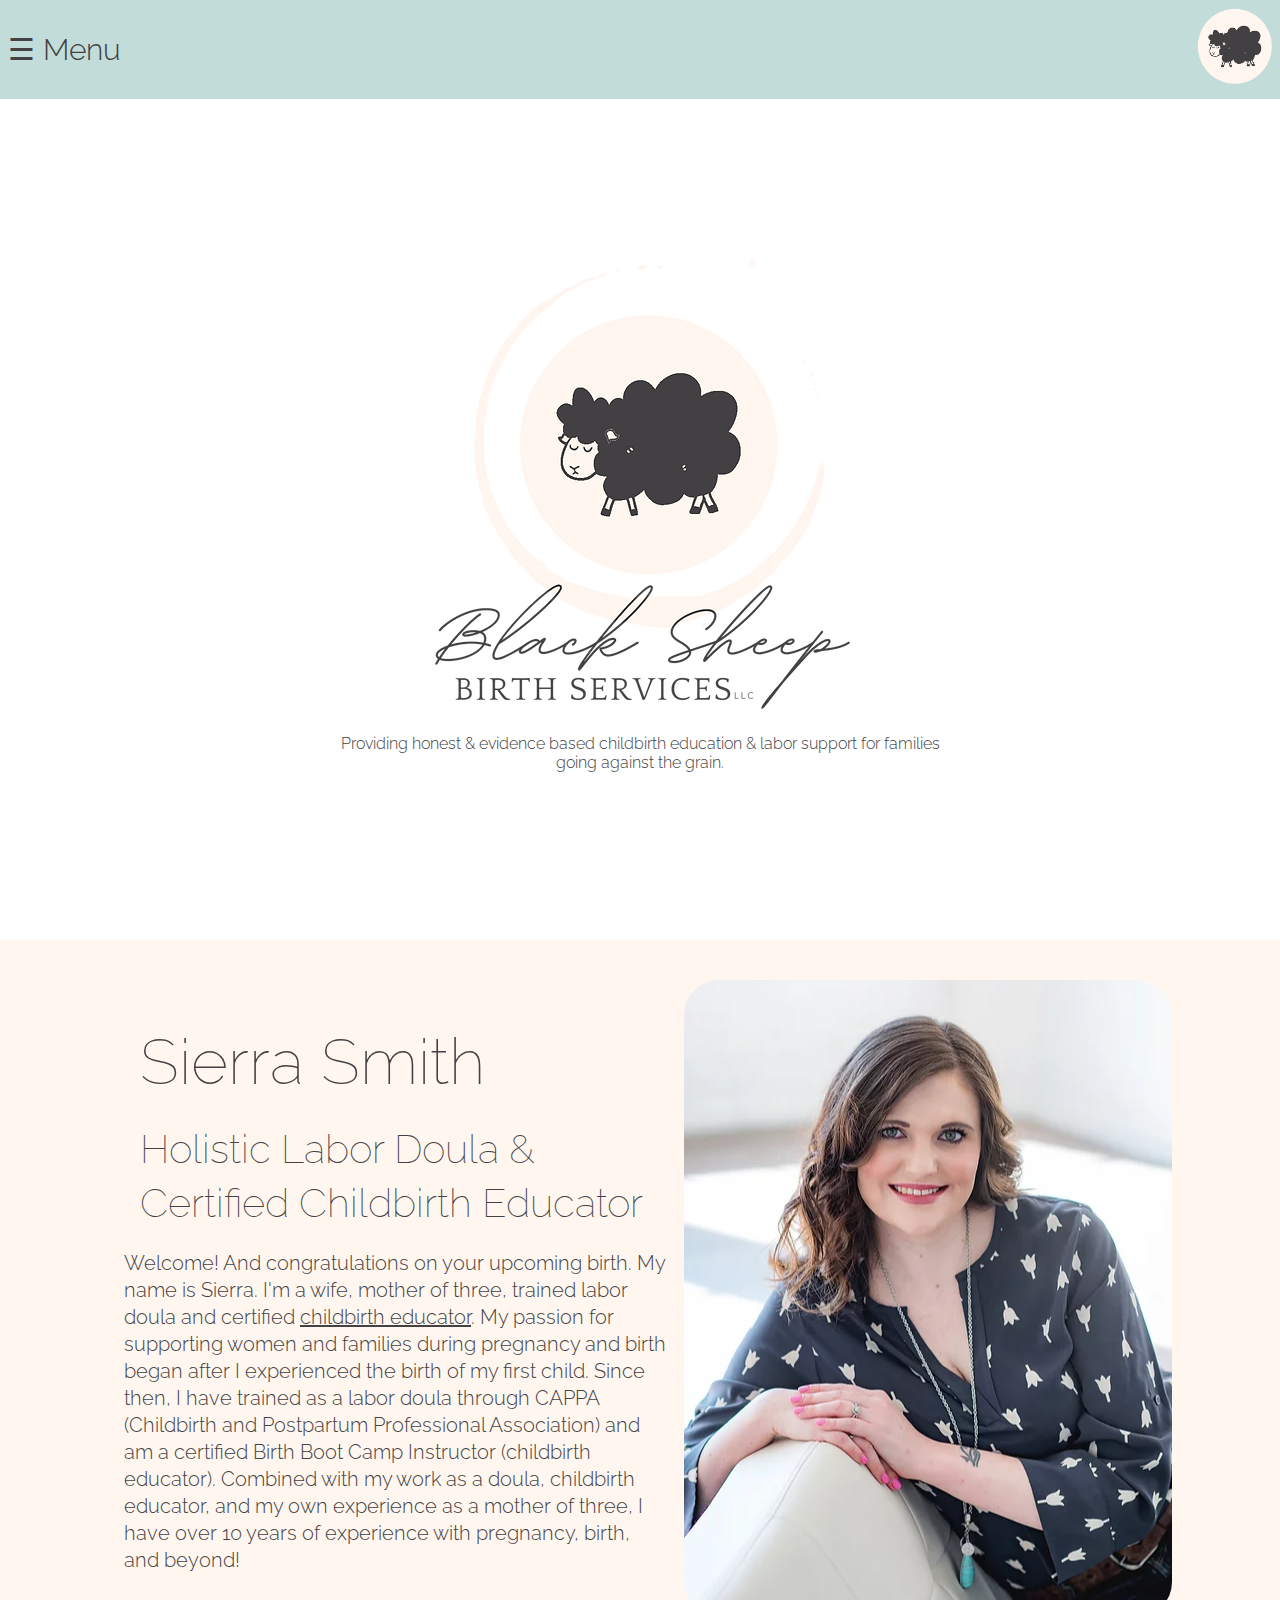
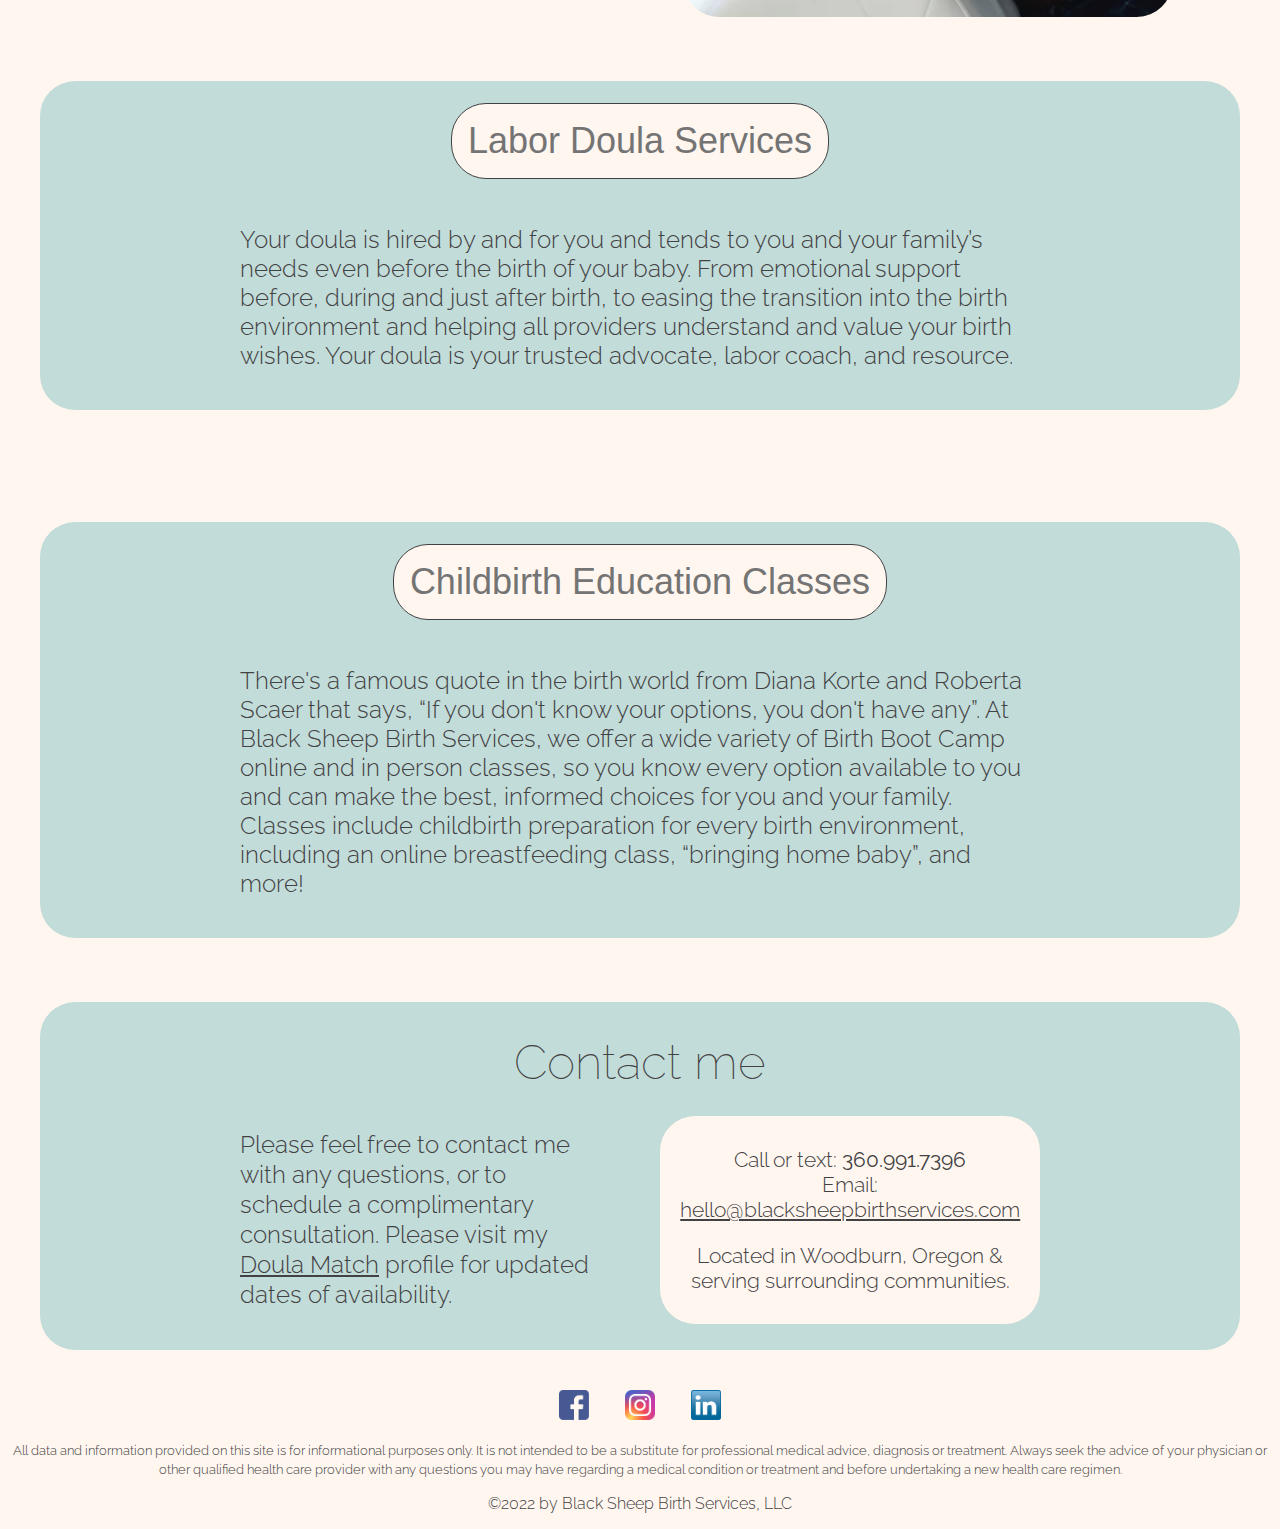
<file: index.html>
<!DOCTYPE html>
<html lang="en">
<head>
   <meta charset="UTF-8">
   <meta http-equiv="X-UA-Compatible" content="IE=edge">
   <meta name="viewport" content="width=device-width, initial-scale=1.0">

   <link rel="stylesheet" href="style.css">
   <link rel="icon" type="image/png" href="../favicon.png" sizes="32x32">
   
   <title>Black Sheep Birth Services</title>
</head>
<body>
   <header>
      <nav class="navbar">
         <div class="nav-header">            
            <span style="font-size:30px;cursor:pointer" onclick="openNav()">&#9776 Menu</span>
            <a href="index.html"><span class="nav-contact-link"><img src='./assets/logocopy.png' class="logo"
                     alt='little black sheep birth services logo'></span></a>
           
            <div id="myNav" class="overlay">
               <div class="">
                  <a href="index.html" class="navbar-brand">
                     <img src="./assets/logocopy.png" alt="logo" class="logo">
                  </a>   
                  <a href="javascript:void(0)" class="closebtn" onclick="closeNav()">&times;
                  </a>               
               </div>
               <div class="overlay-content">
                  <a href="#home">Home</a>
                  
                  
                  <a href="./meet_sierra/index.html">Meet Sierra</a>
                  
                  <div class="services-menu">
                    
                     <a href="./services/index.html"><strong>Labor Doula Services:</strong></a>
                     <a href="./services/#rates">Rates</a>
                     <a href="./services/#additional">Additional Info</a>
                     <a href="./services/#serving">Service Area</a>
                  </div>
                  <div class="childbirth-menu">
                     <a href="./childbirth_classes/index.html"><strong>Childbirth Education:</strong></a>
                     <a href="./childbirth_classes/#about">About Birth Boot Camp</a>
                     <a href="./calendar/index.html">Class Schedule</a>
                     
                  </div>
                  <a href="./resources/">Resources</a>
                  <a href="./kind_words/index.html">Kind Words</a>
                  <a href="./faq/index.html">FAQ</a>
                  <a href="./services/#contact">Contact</a>
               </div>
            </div>      
         </div>
      </nav>
   </header>
   <main class="main">
      <section>
         <div class="hero" id="home">
            <img src="assets/logo.webp" alt="Black Sheep Birth Services Logo">
            <p>Providing honest & evidence based childbirth education & labor support for families going against the grain.</p>
         </div>
      </section>
      <section class="section-1" id="about">
         <article class="section-1-text-container">
            <h1 class="section-1-name">Sierra Smith</h1> <h2>Holistic Labor Doula & Certified Childbirth Educator</h2>
            <p>Welcome! And congratulations on your upcoming birth. My name is Sierra. I'm a wife, mother of three, trained labor doula
            and certified <a href="">childbirth educator</a>. My passion for supporting women and families during pregnancy and birth began after I
            experienced the birth of my first child. Since then, I have trained as a labor doula through CAPPA (Childbirth and
            Postpartum Professional Association) and am a certified Birth Boot Camp Instructor (childbirth educator). Combined with
            my work as a doula, childbirth educator, and my own experience as a mother of three, I have over 10 years of experience
            with pregnancy, birth, and beyond!</p>
         </article>
         <aside class="section-1-img-container">
            <img class="section-1-img" src="./assets/sierra1.webp.png" alt="Seirra Smith, in Aurora, Oregon">
         </aside>
      </section>
      <section class="">
         <div class="services-btn-container">
            <div class="services-item">
               <a href="./services/index.html"><button class="btn services-btn">Labor Doula Services</button></a>
               <p>Your doula is hired by and for you and tends to you and your family’s needs even before the birth of your baby. From
               emotional support before, during and just after birth, to easing the transition into the birth environment and helping
               all providers understand and value your birth wishes. Your doula is your trusted advocate, labor coach, and resource.</p>
            </div>
            
            <div class="services-item">
               <a href="./services/index.html"><button class="btn services-btn">Childbirth Education Classes</button></a>
               <p>There's a famous quote in the birth world from Diana Korte and Roberta Scaer that says, “If you don't know your options, you don't have any”. At Black Sheep Birth Services, we offer a wide variety of Birth Boot Camp online and in person
               classes, so you know every option available to you and can make the best, informed choices for you and your family.
               Classes include childbirth preparation for every birth environment, including an online breastfeeding class, “bringing home baby”, and more!
               </p>
            </div>
         </div>
      </section>
      
      
      <section class="section-6" id="contact">
         <h3 class='section-6-header'>Contact me</h3>
         <article class="section-6-container">
            <div class="contact-main">
               <p>Please feel free to contact me with any questions, or to schedule a complimentary consultation. Please
                  visit
                  my <a href="https://doulamatch.net/profile/1060/sierra-smith" target="_blank">Doula Match</a>
                  profile for updated dates of availability.</p>
            </div>
            <div class="contact-fields">
               <p>
                  Call or text: <strong>360.991.7396</strong>
      
                  <br>
                  Email: <a href="mailto:hello@blacksheepbirthservices.com">hello@blacksheepbirthservices.com</a>
               </p>
               <p>
                  Located in Woodburn, Oregon & serving surrounding communities.
               </p>
            </div>
         </article>
      
      </section>
   </main>
   <footer>
      <div class="footer-socials">
         <a href="https://www.facebook.com/BlackSheepBirthServices" target=”_blank”><img src="../assets/fblogo.png"
               alt="Facebook Logo"></a>
         <a href="https://www.instagram.com/BlackSheepBirthServices" target=”_blank”><img src="../assets/instagramlogo.png"
               alt="Instagram Logo"></a>
         <a href="https://www.linkedin.com/in/sierramismith/" target=”_blank”><img src="../assets/linkedinlogo.png"
               alt="LinkedIn Logo"></a>
      </div>
      <small>All data and information provided on this site is for informational purposes only. It is not intended to be a
         substitute for professional medical advice, diagnosis or treatment. Always seek the advice of your physician or other qualified
         health care provider with any questions you may have regarding a medical condition or treatment and before undertaking a new health care regimen.</small>
      <p><a href="#home">©2022 by Black Sheep Birth Services, LLC</a></p>
   
   </footer>

   <script src="faq.js"></script>
   <script src='nav.js'></script>
</body>
</html>
</file>
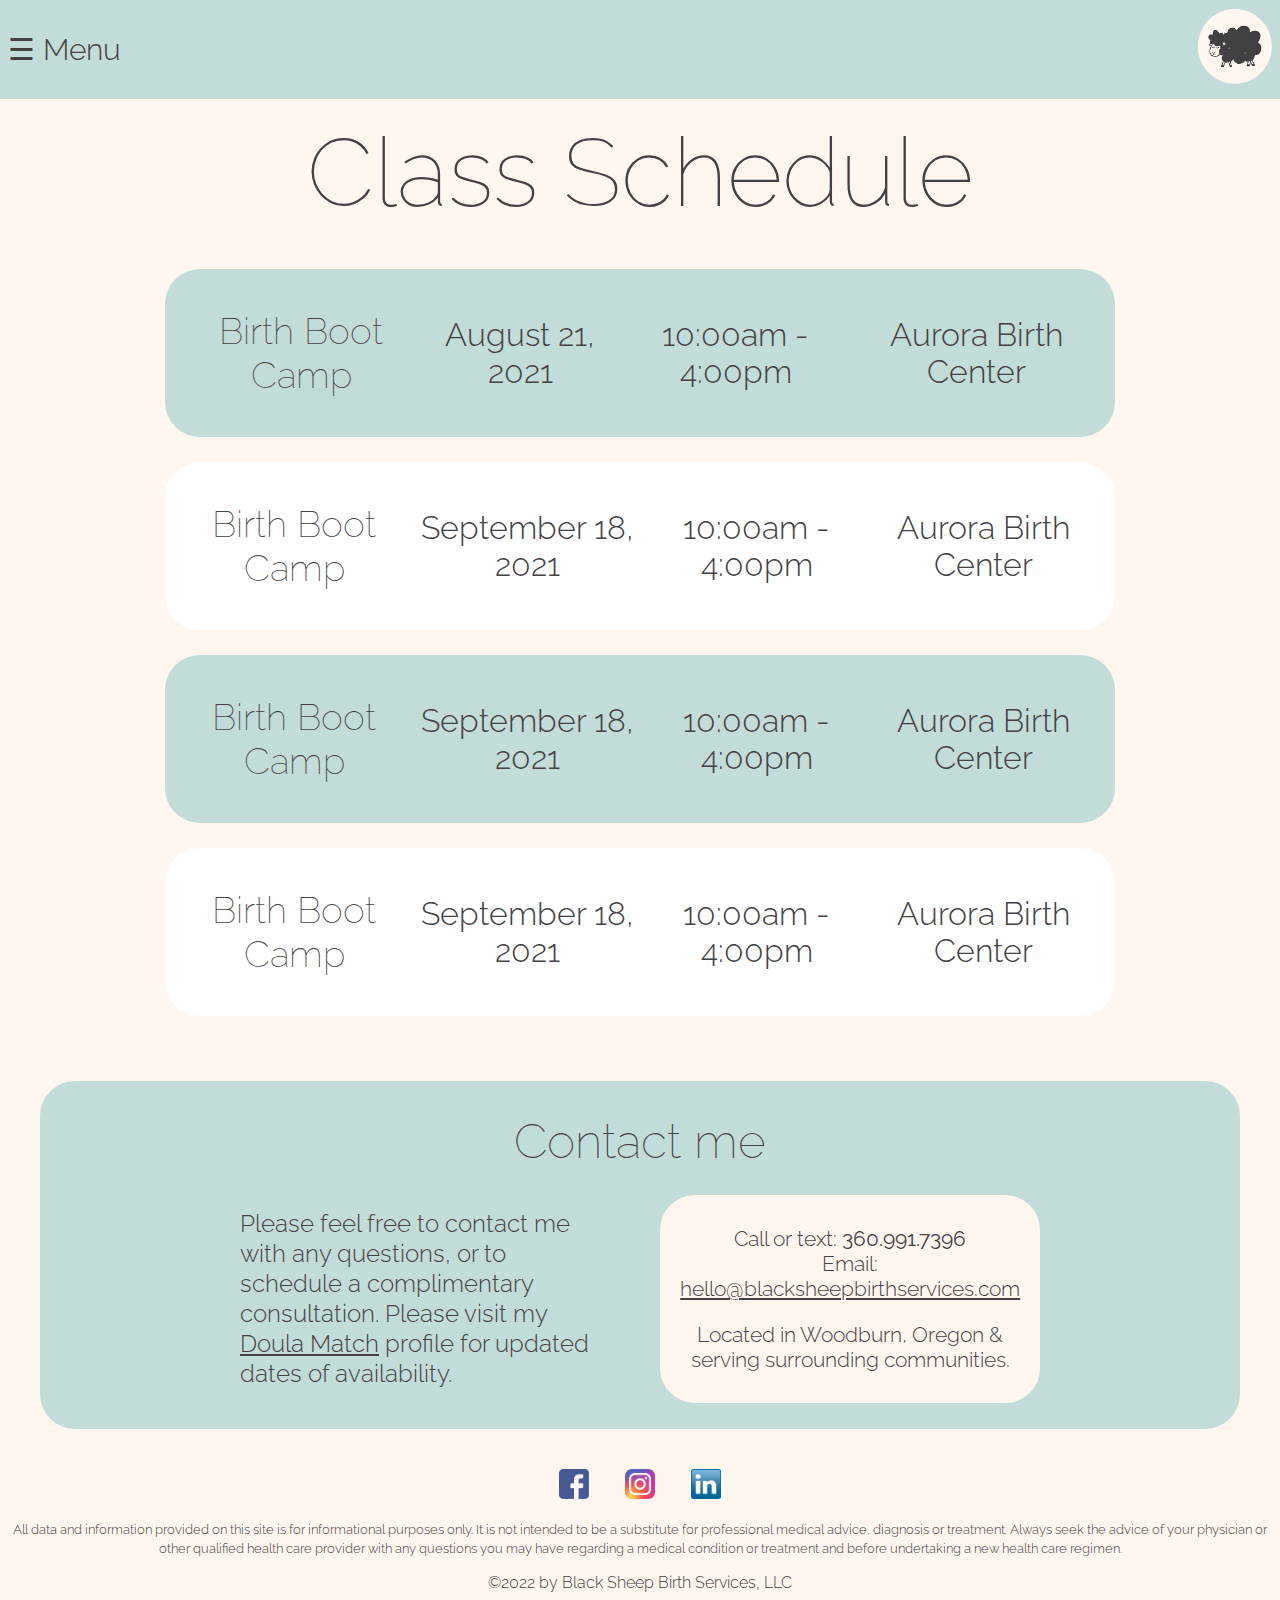
<file: calendar/index.html>
<!DOCTYPE html>
<html lang="en">

<head>
   <meta charset="UTF-8">
   <meta http-equiv="X-UA-Compatible" content="IE=edge">
   <meta name="viewport" content="width=device-width, initial-scale=1.0">
   <link rel="stylesheet" href="../style.css">
   <link rel="icon" type="image/png" href="../favicon.png" sizes="32x32">
   <title>Black Sheep Birth Services - Calendar</title>
</head>

<body>
   <header>
      <nav class="navbar">
         <div class="nav-header">
            <span style="font-size:30px;cursor:pointer" onclick="openNav()">&#9776 Menu</span>
            <a href="../index.html"><span class="nav-contact-link"><img src='../assets/logocopy.png' class="logo"
                     alt='little black sheep birth services logo'></span></a>

            <div id="myNav" class="overlay">
               <div class="">
                  <a href="index.html" class="navbar-brand">
                     <img src="../assets/logocopy.png" alt="logo" class="logo">
                  </a>
                  <a href="javascript:void(0)" class="closebtn" onclick="closeNav()">&times;
                  </a>
               </div>
               <div class="overlay-content">
                  <a href="../#home">Home</a>
                 
                  
                  <a href="../meet_sierra/index.html">Meet Sierra</a>
                  <div class="services-menu">

                     <a href="../services/index.html"><strong>Labor Doula Services:</strong></a>
                     <a href="../services/#rates">Rates</a>
                     <a href="../services/#additional">Additional Info</a>
                     <a href="../services/#serving">Service Area</a>
                  </div>
                  <div class="childbirth-menu">
                     <a href="../childbirth_classes/index.html"><strong>Childbirth Education:</strong></a>
                     <a href="../childbirth_classes/#about">About Birth Boot Camp</a>
                     <a href="../calendar/index.html">Class Schedule</a>
                  </div>
                  <a href="../resources/">Resources</a>
                  <a href="../kind_words/index.html">Kind Words</a>
                  <a href="../#faq">FAQ</a>
                  <a href="../#contact">Contact</a>
               </div>
            </div>
         </div>
      </nav>
   </header>
   <main>   
      <section class="calendar">
         <div class="calendar-container">
            <div class="calendar-header">
               <h1>Class Schedule</h1>
            </div>
            <div class="calendar-body">
               <div class="calendar-body-container">
                  
                  <div class="calendar-body-content">
                     <!-- First Calendar Item -->
                     <div class="calendar-body-content-wrapper">
                        <div class="calendar-body-content-item">

                           <!-- Title -->
                           <h3>Birth Boot Camp</h3>

                        </div>
                        <div class="calendar-body-content-item">

                           <!-- Date -->
                           <p>August 21, 2021</p>

                        </div>
                        <div class="calendar-body-content-item">

                           <!-- Time -->
                           <p>10:00am - 4:00pm</p>

                        </div>
                        <div class="calendar-body-content-item">

                           <!-- Location -->
                           <p>Aurora Birth Center</p>

                        </div>
                     </div>

                     <!-- Second Calendar Item -->
                     <div class="calendar-body-content-wrapper">
                        <div class="calendar-body-content-item">

                           <!-- Title -->
                           <h3>Birth Boot Camp</h3>

                        </div>
                        <div class="calendar-body-content-item">

                           <!-- Date -->
                           <p>September 18, 2021</p>

                        </div>
                        <div class="calendar-body-content-item">

                           <!-- Time -->
                           <p>10:00am - 4:00pm</p>

                        </div>
                        <div class="calendar-body-content-item">

                           <!-- Location -->
                           <p>Aurora Birth Center</p>

                        </div>                        
                     </div>

                     <!-- Third Calenday Item -->
                     <div class="calendar-body-content-wrapper">
                        <div class="calendar-body-content-item">

                           <!-- Title -->
                           <h3>Birth Boot Camp</h3>

                        </div>
                        <div class="calendar-body-content-item">

                           <!-- Date -->
                           <p>September 18, 2021</p>

                        </div>
                        <div class="calendar-body-content-item">

                           <!-- Time -->
                           <p>10:00am - 4:00pm</p>

                        </div>
                        <div class="calendar-body-content-item">

                           <!-- Location -->
                           <p>Aurora Birth Center</p>

                        </div>                     
                     </div>

                     <!-- Fourth Calendar Item -->
                     <div class="calendar-body-content-wrapper">
                        <div class="calendar-body-content-item">

                           <!-- Title -->
                           <h3>Birth Boot Camp</h3>

                        </div>
                        <div class="calendar-body-content-item">

                           <!-- Date -->
                           <p>September 18, 2021</p>

                        </div>
                        <div class="calendar-body-content-item">

                           <!-- Time -->
                           <p>10:00am - 4:00pm</p>

                        </div>
                        <div class="calendar-body-content-item">

                           <!-- Location -->
                           <p>Aurora Birth Center</p>

                        </div>                     
                     </div>

                  </div>
               </div>
            </div>
         </div>

      </section>


      <section class="section-6" id="contact">
         <h3 class='section-6-header'>Contact me</h3>
         <article class="section-6-container">
            <div class="contact-main">
               <p>Please feel free to contact me with any questions, or to schedule a complimentary consultation. Please
                  visit
                  my <a href="https://doulamatch.net/profile/1060/sierra-smith" target="_blank">Doula Match</a>
                  profile for updated dates of availability.</p>
            </div>
            <div class="contact-fields">
               <p>
                  Call or text: <strong>360.991.7396</strong>

                  <br>
                  Email: <a href="mailto:hello@blacksheepbirthservices.com">hello@blacksheepbirthservices.com</a>
               </p>
               <p>
                  Located in Woodburn, Oregon & serving surrounding communities.
               </p>
            </div>
         </article>

      </section>
   </main>
   <footer>
      <div class="footer-socials">
         <a href="https://www.facebook.com/BlackSheepBirthServices" target=”_blank”><img src="../assets/fblogo.png"
               alt="Facebook Logo"></a>
         <a href="https://www.instagram.com/BlackSheepBirthServices" target=”_blank”><img
               src="../assets/instagramlogo.png" alt="Instagram Logo"></a>
         <a href="https://www.linkedin.com/in/sierramismith/" target=”_blank”><img src="../assets/linkedinlogo.png"
               alt="LinkedIn Logo"></a>
      </div>
      <small>All data and information provided on this site is for informational purposes only. It is not intended to be
         a substitute
         for professional medical advice, diagnosis or treatment. Always seek the advice of your physician or other
         qualified
         health care provider with any questions you may have regarding a medical condition or treatment and before
         undertaking a
         new health care regimen.</small>
      <p><a href="#home">©2022 by Black Sheep Birth Services, LLC</a></p>

   </footer>


   <script src="../nav.js"></script>
</body>

</html>
</file>
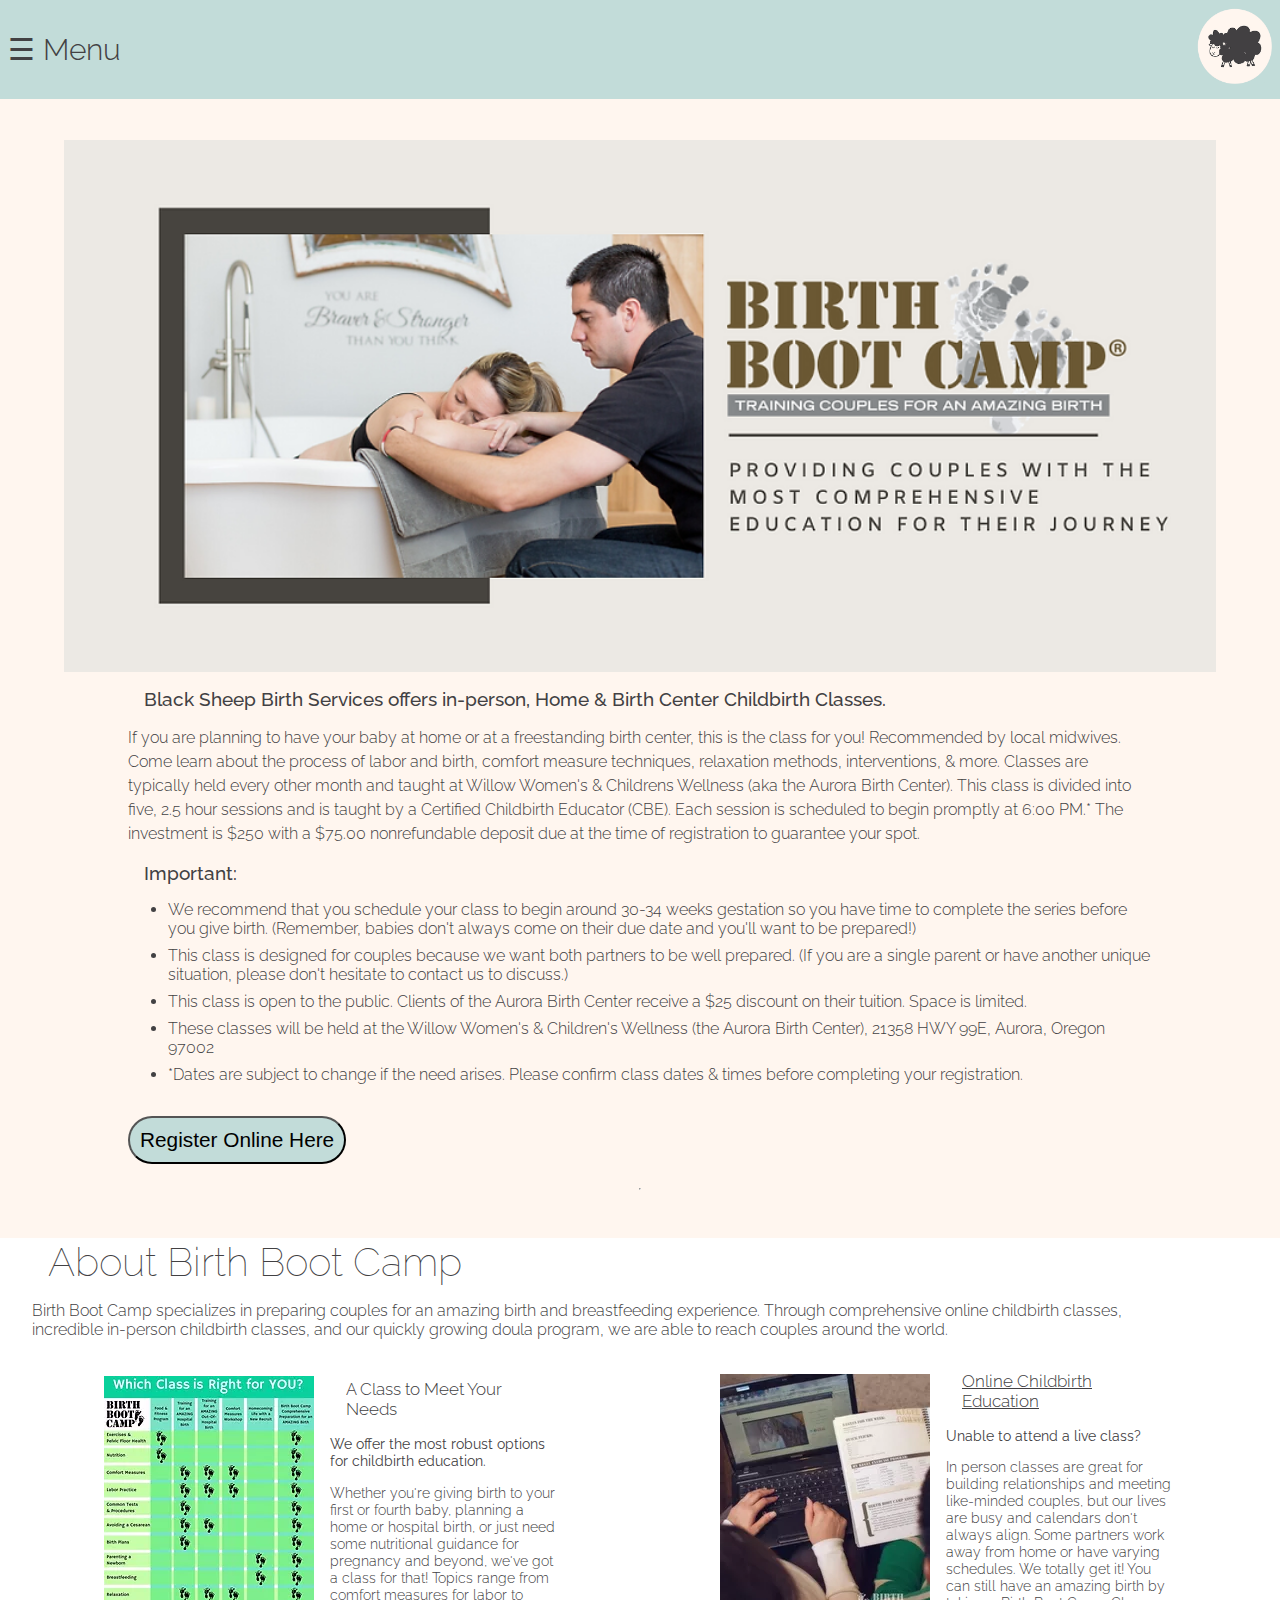
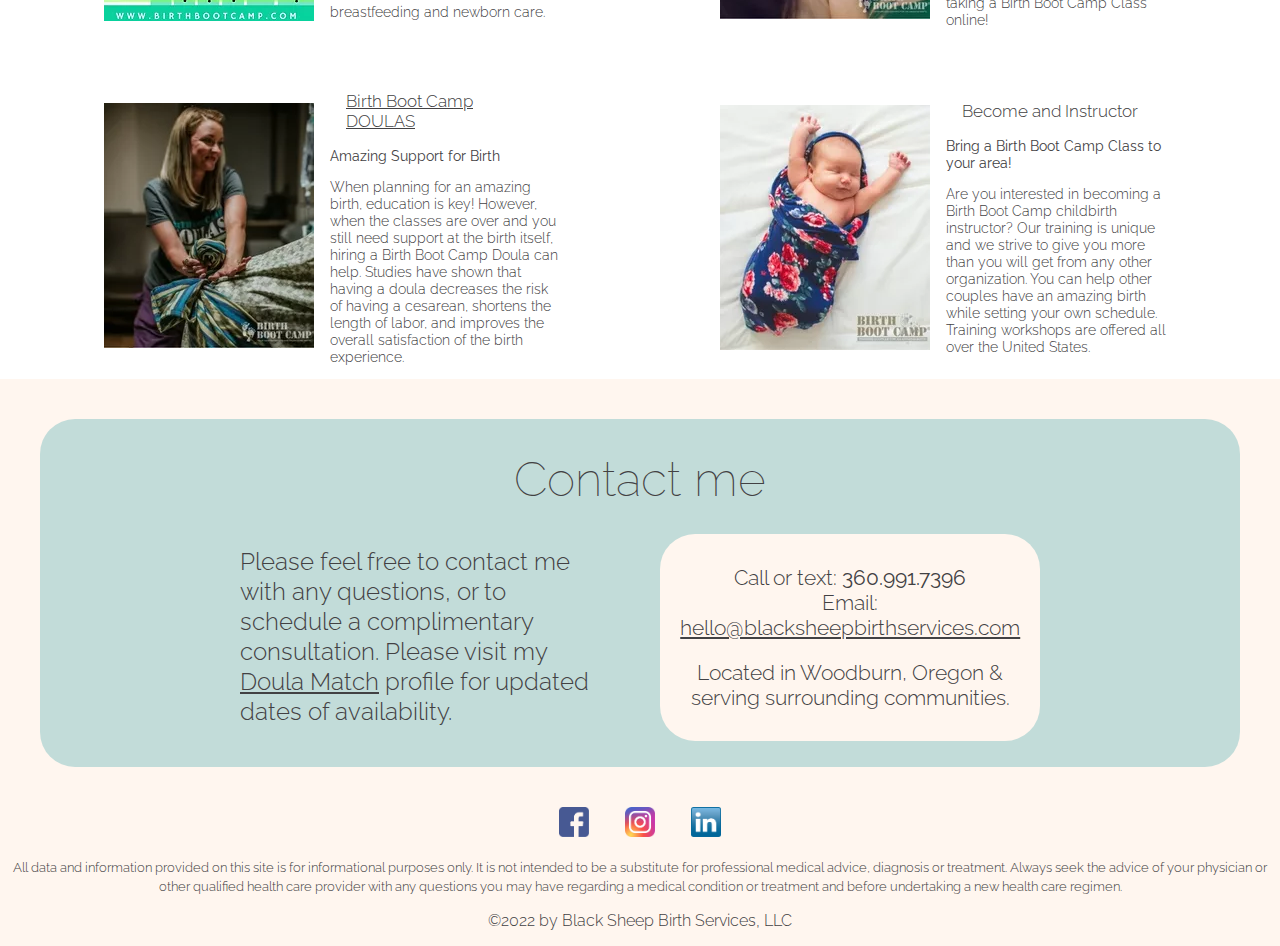
<file: childbirth_classes/index.html>
<!DOCTYPE html>
<html lang="en">
<head>
   <meta charset="UTF-8">
   <meta http-equiv="X-UA-Compatible" content="IE=edge">
   <meta name="viewport" content="width=device-width, initial-scale=1.0">
   <link rel="icon" type="image/png" href="../favicon.png" sizes="32x32">
   <link rel="stylesheet" href="../style.css">
   <title>Black Sheep Birth Services - Childbirth Classes</title>
</head>
<body>
   <header>
      <nav class="navbar">
         <div class="nav-header">
            <span style="font-size:30px;cursor:pointer" onclick="openNav()">&#9776 Menu</span>
            <a href="../index.html"><span class="nav-contact-link"><img src='../assets/logocopy.png' class="logo"
                     alt='little black sheep birth services logo'></span></a>
      
            <div id="myNav" class="overlay">
               <div class="">
                  <a href="index.html" class="navbar-brand">
                     <img src="../assets/logocopy.png" alt="logo" class="logo">
                  </a>
                  <a href="javascript:void(0)" class="closebtn" onclick="closeNav()">&times;
                  </a>
               </div>
               <div class="overlay-content">
                  <a href="../index.html">Home</a>
                  
                  
                  
      
                  <div class="services-menu">
      
                     <a href="../services/index.html"><strong>Labor Doula Services:</strong></a>
                     <a href="../services/#rates">Rates</a>
                     <a href="../services/#additional">Additional Info</a>
                     <a href="../services/#serving">Service Area</a>
                  </div>
                  <div class="childbirth-menu">
                     <a href="./childbirth_classes/index.html"><strong>Childbirth Education:</strong></a>
                     <a href="./childbirth_classes/#about">About Birth Boot Camp</a>
                     <a href="../calendar/index.html">Class Schedule</a>
                  </div>
                  <a href="../resources/">Resources</a>
                  <a href="../kind_words/index.html">Kind Words</a>
                  <a href="../faq/index.html">FAQ</a>
                  <a href="../services/#contact">Contact</a>
               </div>
            </div>
         </div>
      </nav>
   </header>
   <main>
      
      <section class="childbirth-main">
         <!-- Insert gallery autoplay -->
         <div class="image-gallery">
            <img class='gallery-image' src="../assets/bbc1.webp" alt="">
         </div>
         <div class="childbirth-classes">
            <h3>Black Sheep Birth Services offers in-person, Home & Birth Center Childbirth Classes. </h3>
            <p class="childbirth-classes-text">
               If you are planning to have your
               baby at home or at a freestanding birth center, this is the class for you! Recommended by local midwives. Come learn
               about the process of labor and birth, comfort measure techniques, relaxation methods, interventions, & more. Classes are
               typically held every other month and taught at Willow Women's & Childrens Wellness (aka the Aurora Birth Center). This
               class is divided into five, 2.5 hour sessions and is taught by a Certified Childbirth Educator (CBE). Each session is
               scheduled to begin promptly at 6:00 PM.* The investment is $250 with a $75.00 nonrefundable deposit due at the time of
               registration to guarantee your spot.
            </p>
            
            <h3>Important:</h3>

            <ul>
               <li>
                  We recommend that you schedule your class to begin around 30-34 weeks gestation so you have time to complete the
                  series before you give birth. (Remember, babies don't always come on their due date and you'll want to be prepared!)
               </li>
               <li>
                  This class is designed for couples because we want both partners to be well prepared. (If you are a single parent or
                  have another unique situation, please don't hesitate to contact us to discuss.)
               </li>
               <li>
                  This class is open to the public. Clients of the Aurora Birth Center receive a $25 discount on their tuition. Space is
                  limited.
               </li>
               <li>
                  These classes will be held at the Willow Women's & Children's Wellness (the Aurora Birth Center), 21358 HWY 99E, Aurora, Oregon 97002
               </li>
               <li>*Dates are subject to change if the need arises. Please confirm class dates & times before completing your registration.</li>
            </ul>
            
            <a href="https://forms.gle/HE27t28v4RTKooGF7" target="blank"><button class="btn btn-register" >Register Online Here</button></a>
         </div>

         <hr>
         <!-- <div class="small-containers">
            <div class="small-container">
               <div class="small-header">
                  <h3>Childbirth Education</h3>
               </div>
               <div class="small-img">
                  <img src="../assets/childbirth_education.webp" alt="">
               </div>
               <div>
                  <p>
                     No matter what you want for your coming birth and baby, you can find it here at Birth Boot Camp. Congratulations on your
                     growing family from all of us at Birth Boot Camp!
                  </p>
               </div>
               <div>
                  <a href="#">NEEDS LINK -Read more ></a>
               </div>
            </div>

            <div class="small-container">
               <div class="small-header">
                  <h3>Meet Your Instructor</h3>
               </div>
               <div class="small-img">
                  <img src="../assets/sierrasmall.webp" alt="">
               </div>
               <div>
                  <p>
                     My name is Sierra and I am a Certified Birth Boot Camp Instructor, teaching childbirth education classes in Aurora,
                     Oregon.
                  </p>
               </div>
               <div>
                  <a href="../meet_sierra/index.html">Read more ></a>
               </div>
            </div>

            <div class="small-container">
               <div class="small-header">
                  <h3>New! Online Classes</h3>
               </div>
               <div class="small-img">
                  <img src="../assets/onlineclasses.webp" alt="">
               </div>
               <div>
                  <p>
                     Life gets busy, schedules don't align, and stuff just happens! Thankfully we have a solution: online classes! All of our
                     amazing classes can be taken online and on your schedule.
                  </p>
               </div>
               <div>
                  <a href="#" target=”_blank”> NEEDS LINK - Read more ></a>
               </div>
            </div>
         </div> -->
      </section>

      <section class="about-birth-boot-camp">
         <div class="aboutbbc-header">
            <h2>About Birth Boot Camp</h2>
            <p>Birth Boot Camp specializes in preparing couples for an amazing birth and breastfeeding experience. Through
            comprehensive online childbirth classes, incredible in-person childbirth classes, and our quickly growing doula program,
            we are able to reach couples around the world.</p>
         </div>
         <div class="aboutbbc-container">
            <div class="aboutbbc-card">
               <img src="../assets/aclasstomeetyourneeds.webp" alt="Birth Boot Camp infographic">
               <div class="aboutbbc-inner">
                  <h3>A Class to Meet Your Needs</h3>
                  <strong>We offer the most robust options for childbirth education.</strong>
                  <p>Whether you're giving birth to your first or fourth baby, planning a home or hospital birth, or just need some
                  nutritional guidance for pregnancy and beyond, we've got a class for that! Topics range from comfort measures for labor
                  to breastfeeding and newborn care.</p>
               </div>
            </div>

            <div class="aboutbbc-card">
               <a href="https://birthbootcamp.com/online-childbirth-education-classes/?ref=10" target="_blank"><img src="../assets/onlinechildbirtheducation.webp" alt="Birth Boot Camp people reading laptop and book"></a>
               <div class="aboutbbc-inner">
                  <a href="https://birthbootcamp.com/online-childbirth-education-classes/?ref=10" target="_blank">
                     <h3>Online Childbirth Education</h3>
                  </a>
                  <strong>Unable to attend a live class?</strong>
                  <p>In person classes are great for building relationships and meeting like-minded couples, but our lives are busy and
                  calendars don't always align. Some partners work away from home or have varying schedules. We totally get it! You can
                  still have an amazing birth by taking a Birth Boot Camp Class online!</p>
               </div>
            </div>

            <div class="aboutbbc-card">
               <a href="https://birthbootcamp.com/" target="_blank"><img src="../assets/birthbootcampdoulas.webp" alt="Birth Boot Camp Doula"></a>
               <div class="aboutbbc-inner">
                  <a href="https://birthbootcamp.com/" target="_blank">
                     <h3>Birth Boot Camp DOULAS  </h3>
                  </a>
                  <strong>Amazing Support for Birth</strong>
                  <p>When planning for an amazing birth, education is key! However, when the classes are over and you still need support at
                  the birth itself, hiring a Birth Boot Camp Doula can help. Studies have shown that having a doula decreases the risk of
                  having a cesarean, shortens the length of labor, and improves the overall satisfaction of the birth experience.</p>
               </div>
            </div>

            <div class="aboutbbc-card">
               <img src="../assets/becomeaninstructor.webp" alt="Birth Boot Camp swaddled baby">
               <div class="aboutbbc-inner">
                  <h3>Become and Instructor </h3>
                  <strong>Bring a Birth Boot Camp Class to your area!</strong>
                  <p>Are you interested in becoming a Birth Boot Camp childbirth instructor? Our training is unique and we strive to give you
                  more than you will get from any other organization. You can help other couples have an amazing birth while setting your
                  own schedule. Training workshops are offered all over the United States.
                  </p>
               </div>
            </div>

         </div>
         
      </section>


   <section class="section-6" id="contact">
      <h3 class='section-6-header'>Contact me</h3>
      <article class="section-6-container">
         <div class="contact-main">
            <p>Please feel free to contact me with any questions, or to schedule a complimentary consultation. Please
               visit
               my <a href="https://doulamatch.net/profile/1060/sierra-smith" target="_blank">Doula Match</a>
               profile for updated dates of availability.</p>
         </div>
         <div class="contact-fields">
            <p>
               Call or text: <strong>360.991.7396</strong>
   
               <br>
               Email: <a href="mailto:hello@blacksheepbirthservices.com">hello@blacksheepbirthservices.com</a>
            </p>
            <p>
               Located in Woodburn, Oregon & serving surrounding communities.
            </p>
         </div>
      </article>
   
   </section>
   </main>
   <footer>
      <div class="footer-socials">
         <a href="https://www.facebook.com/BlackSheepBirthServices" target=”_blank”><img src="../assets/fblogo.png" alt="Facebook Logo"></a>
         <a href="https://www.instagram.com/BlackSheepBirthServices" target=”_blank”><img src="../assets/instagramlogo.png" alt="Instagram Logo"></a>
         <a href="https://www.linkedin.com/in/sierramismith/" target=”_blank”><img src="../assets/linkedinlogo.png" alt="LinkedIn Logo"></a>
      </div>
      <small>All data and information provided on this site is for informational purposes only. It is not intended to be a
         substitute
         for professional medical advice, diagnosis or treatment. Always seek the advice of your physician or other qualified
         health care provider with any questions you may have regarding a medical condition or treatment and before
         undertaking a
         new health care regimen.</small>
      <p><a href="#home">©2022 by Black Sheep Birth Services, LLC</a></p>

   </footer>

   
   <script src='../nav.js'></script>
</body>

</html>
</file>
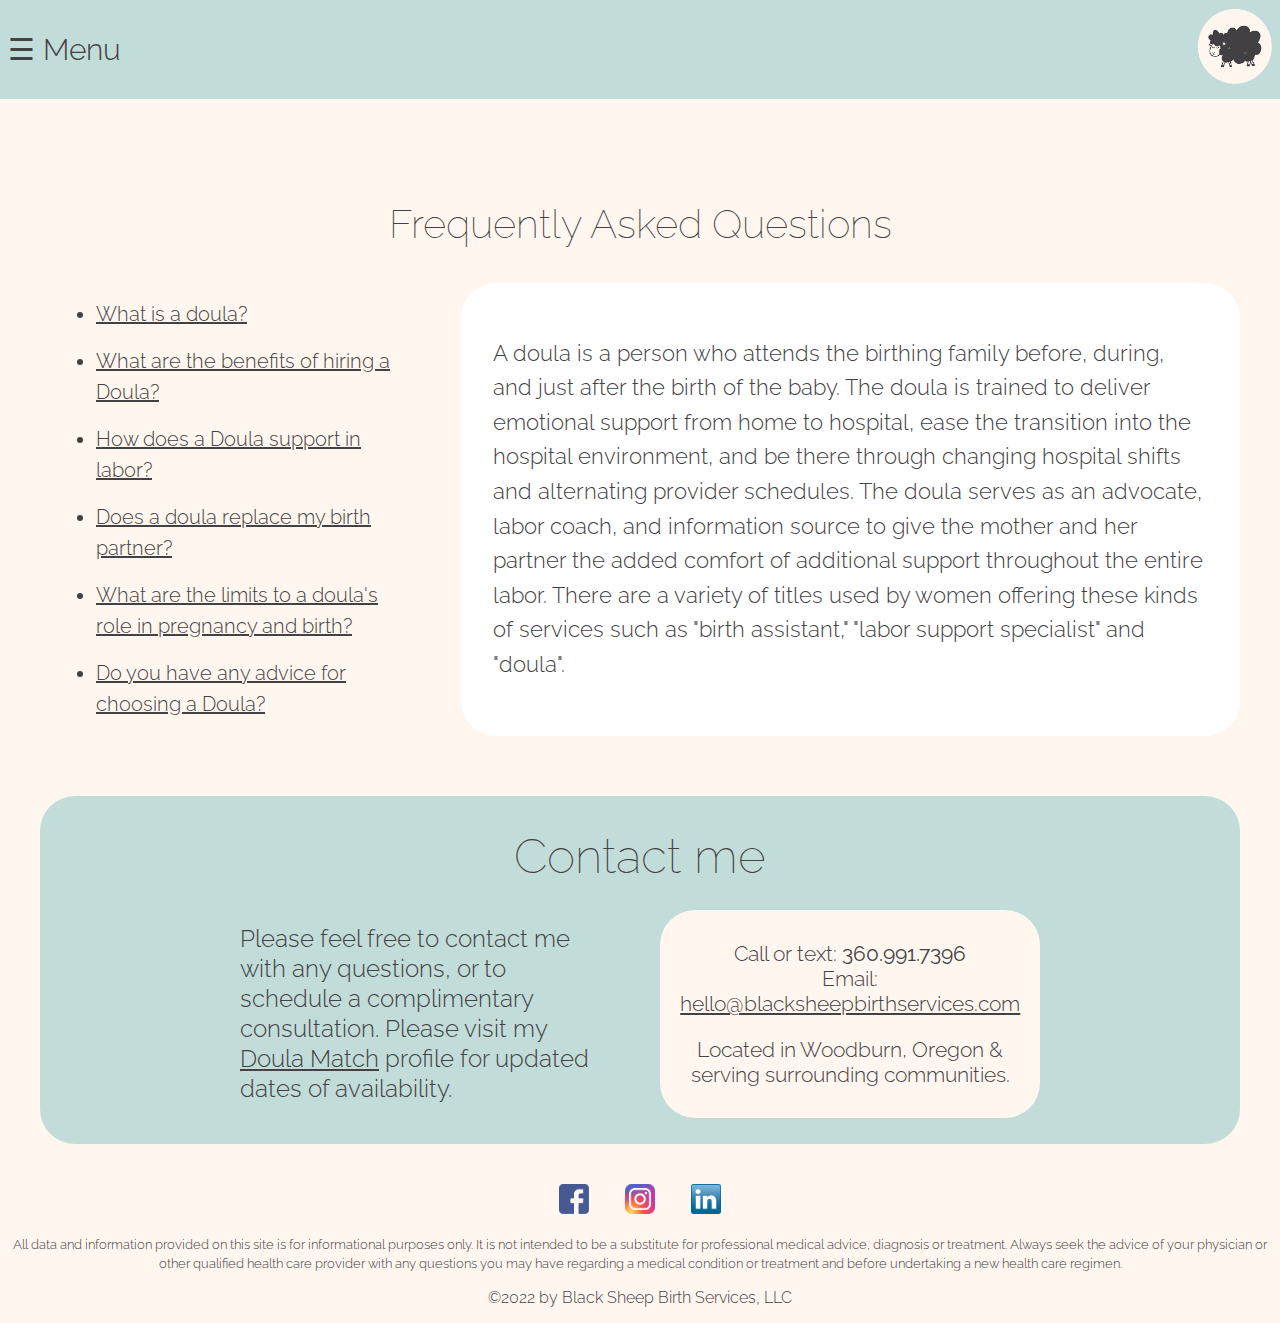
<file: faq/index.html>
<!DOCTYPE html>
<html lang="en">

<head>
   <meta charset="UTF-8">
   <meta http-equiv="X-UA-Compatible" content="IE=edge">
   <meta name="viewport" content="width=device-width, initial-scale=1.0">

   <link rel="stylesheet" href="../style.css">
   <link rel="icon" type="image/png" href="../favicon.png" sizes="32x32">

   <title>Black Sheep Birth Services</title>
</head>

<body>
   <header>
      <nav class="navbar">
         <div class="nav-header">
            <span style="font-size:30px;cursor:pointer" onclick="openNav()">&#9776 Menu</span>
            <a href="../index.html"><span class="nav-contact-link"><img src='../assets/logocopy.png' class="logo"
                     alt='little black sheep birth services logo'></span></a>

            <div id="myNav" class="overlay">
               <div class="">
                  <a href="index.html" class="navbar-brand">
                     <img src="../assets/logocopy.png" alt="logo" class="logo">
                  </a>
                  <a href="javascript:void(0)" class="closebtn" onclick="closeNav()">&times;
                  </a>
               </div>
               <div class="overlay-content">
                  <a href="../#home">Home</a>                  
                  
                  <a href="../meet_sierra/index.html">Meet Sierra</a>
                  <div class="services-menu">
               
                     <a href="../services/index.html"><strong>Labor Doula Services:</strong></a>
                     <a href="../services/#rates">Rates</a>
                     <a href="../services/#additional">Additional Info</a>
                     <a href="../services/#serving">Service Area</a>
                  </div>
                  <div class="childbirth-menu">
                     <a href="../childbirth_classes/index.html"><strong>Childbirth Education:</strong></a>
                     <a href="../childbirth_classes/#about">About Birth Boot Camp</a>
                     <a href="../calendar/index.html">Class Schedule</a>
                  </div>
                  <a href="../resources/">Resources</a>
                  
                  <a href="../kind_words/index.html">Kind Words</a>
                  <a href="../faq/index.html">FAQ</a>
                  <a href="#contact">Contact</a>
               </div>
            </div>
         </div>
      </nav>
   </header>
   <main class="main">
      
      <section class="section-2" id="faq">
         <h2>Frequently Asked Questions</h2>
         <article class="section-2-container">

            <aside class="section-2-left">
               <ul class="qs">
                  <li class="q q1">What is a doula?</li>
                  <li class="q q2">What are the benefits of hiring a Doula?</li>
                  <li class="q q3">How does a Doula support in labor?</li>
                  <li class="q q4">Does a doula replace my birth partner?</li>
                  <li class="q q5">What are the limits to a doula's role in pregnancy and birth?</li>
                  <li class="q q6">Do you have any advice for choosing a Doula?</li>
               </ul>
            </aside>
            <div class="section-2-right">
               <div class="faq1 faq ">
                  <p>A doula is a person who attends the birthing family before, during, and just after the birth of the
                     baby. The doula is
                     trained to deliver emotional support from home to hospital, ease the transition into the hospital
                     environment, and be
                     there through changing hospital shifts and alternating provider schedules. The doula serves as an
                     advocate, labor coach,
                     and information source to give the mother and her partner the added comfort of additional support
                     throughout the entire
                     labor. There are a variety of titles used by women offering these kinds of services such as "birth
                     assistant," "labor
                     support specialist" and "doula".</p>
               </div>
               <div class="faq2 faq hidden">
                  <p>
                     Research has shown that having a doula present at a birth:
                  <ul>
                     <li>Shortens first-time labor by an average of 2 hours</li>
                     <li>Decreases the chance of cesarean section by 50%</li>
                     <li>Decreases the need for pain medication</li>
                     <li>Helps fathers participate with confidence</li>
                     <li>Increases success in breastfeeding</li>
                  </ul>
                  <small>
                     (Findings taken from "Mothering the Mother" by Klaus, Kennell & Klaus, 1993)
                  </small>
                  <br>

                  <ul>
                     <li>Decrease in the use of Pitocin</li>
                     <li>Increase in the likelihood of a spontaneous vaginal birth</li>
                     <li>Decrease in the risk of newborns being admitted to a special care nursery</li>
                     <li>Increase in satisfaction with birth experience</li>
                  </ul>
                  <small>(Findings taken from: Hodnett, E. D., S. Gates, et al. (2012). “Continuous support for women
                     during childbirth.”
                     Cochrane database of systematic reviews: CD003766.)</small>
                  </p>
               </div>
               <div class="faq3 faq hidden">
                  <p>
                     A doula provides physical and emotional support throughout your entire labor and birth. Early labor
                     this is usually via
                     phone call or text. Active labor this is physical support, comfort measures, verbal reassurance,
                     etc. This all depends
                     on how you plan to birth and what your wishes are. I've assisted women in births where they wish to
                     have zero medication
                     and I've assisted women who want an epidural as soon as they arrive to the hospital. I'm happy to
                     support you in the
                     unique way that you require.
                  </p>
               </div>
               <div class="faq4 faq hidden">
                  <p>
                     Absolutely not! In fact, many partners enjoy having the support of a doula to help guide them in
                     making sure their
                     partner is as comfortable as possible. Many partners also find comfort in knowing that mom is not
                     alone, should they
                     need to use the restroom, eat a snack, or even take a nap. ​
                  </p>
               </div>
               <div class="faq5 faq hidden">
                  <p>
                     Unlike doctors, midwives, and nurses, doulas are not medical professionals. I do not perform
                     clinical tasks such as
                     blood pressure checks, fetal heart monitoring, vaginal exams, catch your baby, etc. I provide only
                     physical, emotional,
                     and educational support.

                     <br>
                     <br>

                     Doulas do not make decisions for you or speak on your behalf to medical professionals, but I can
                     discuss concerns with
                     you, and support you during discussions with medical staff. This may involve helping you get the
                     information you need,
                     hearing all the options, and making suggestions to help you make your own informed decisions.
                  </p>
               </div>
               <div class="faq6 faq hidden">
                  <p>
                     Birth is a personal and intimate experience. I encourage you to interview more than one doula. The
                     most important
                     decision when choosing a doula is to find one that you and your partner both feel comfortable with.
                     Ask yourself who you
                     felt most heard and supported by and with whom you had the best connection. I believe it is vital
                     for doulas and clients
                     to have an ease of conversation and mutual trust. Don't be afraid to get a little personal in your
                     interview!
                  </p>
               </div>
            </div>
         </article>
      </section>


      <section class="section-6" id="contact">
         <h3 class='section-6-header'>Contact me</h3>
         <article class="section-6-container">
            <div class="contact-main">
               <p>Please feel free to contact me with any questions, or to schedule a complimentary consultation. Please
                  visit
                  my <a href="https://doulamatch.net/profile/1060/sierra-smith" target="_blank">Doula Match</a>
                  profile for updated dates of availability.</p>
            </div>
            <div class="contact-fields">
               <p>
                  Call or text: <strong>360.991.7396</strong>

                  <br>
                  Email: <a href="mailto:hello@blacksheepbirthservices.com">hello@blacksheepbirthservices.com</a>
               </p>
               <p>
                  Located in Woodburn, Oregon & serving surrounding communities.
               </p>
            </div>
         </article>

      </section>
   </main>
   <footer>
      <div class="footer-socials">
         <a href="https://www.facebook.com/BlackSheepBirthServices" target=”_blank”><img src="../assets/fblogo.png"
               alt="Facebook Logo"></a>
         <a href="https://www.instagram.com/BlackSheepBirthServices" target=”_blank”><img
               src="../assets/instagramlogo.png" alt="Instagram Logo"></a>
         <a href="https://www.linkedin.com/in/sierramismith/" target=”_blank”><img src="../assets/linkedinlogo.png"
               alt="LinkedIn Logo"></a>
      </div>
      <small>All data and information provided on this site is for informational purposes only. It is not intended to be
         a
         substitute for professional medical advice, diagnosis or treatment. Always seek the advice of your physician or
         other qualified
         health care provider with any questions you may have regarding a medical condition or treatment and before
         undertaking a new health care regimen.</small>
      <p><a href="#home">©2022 by Black Sheep Birth Services, LLC</a></p>

   </footer>

   <script src="../faq.js"></script>
   <script src='../nav.js'></script>
</body>

</html>
</file>
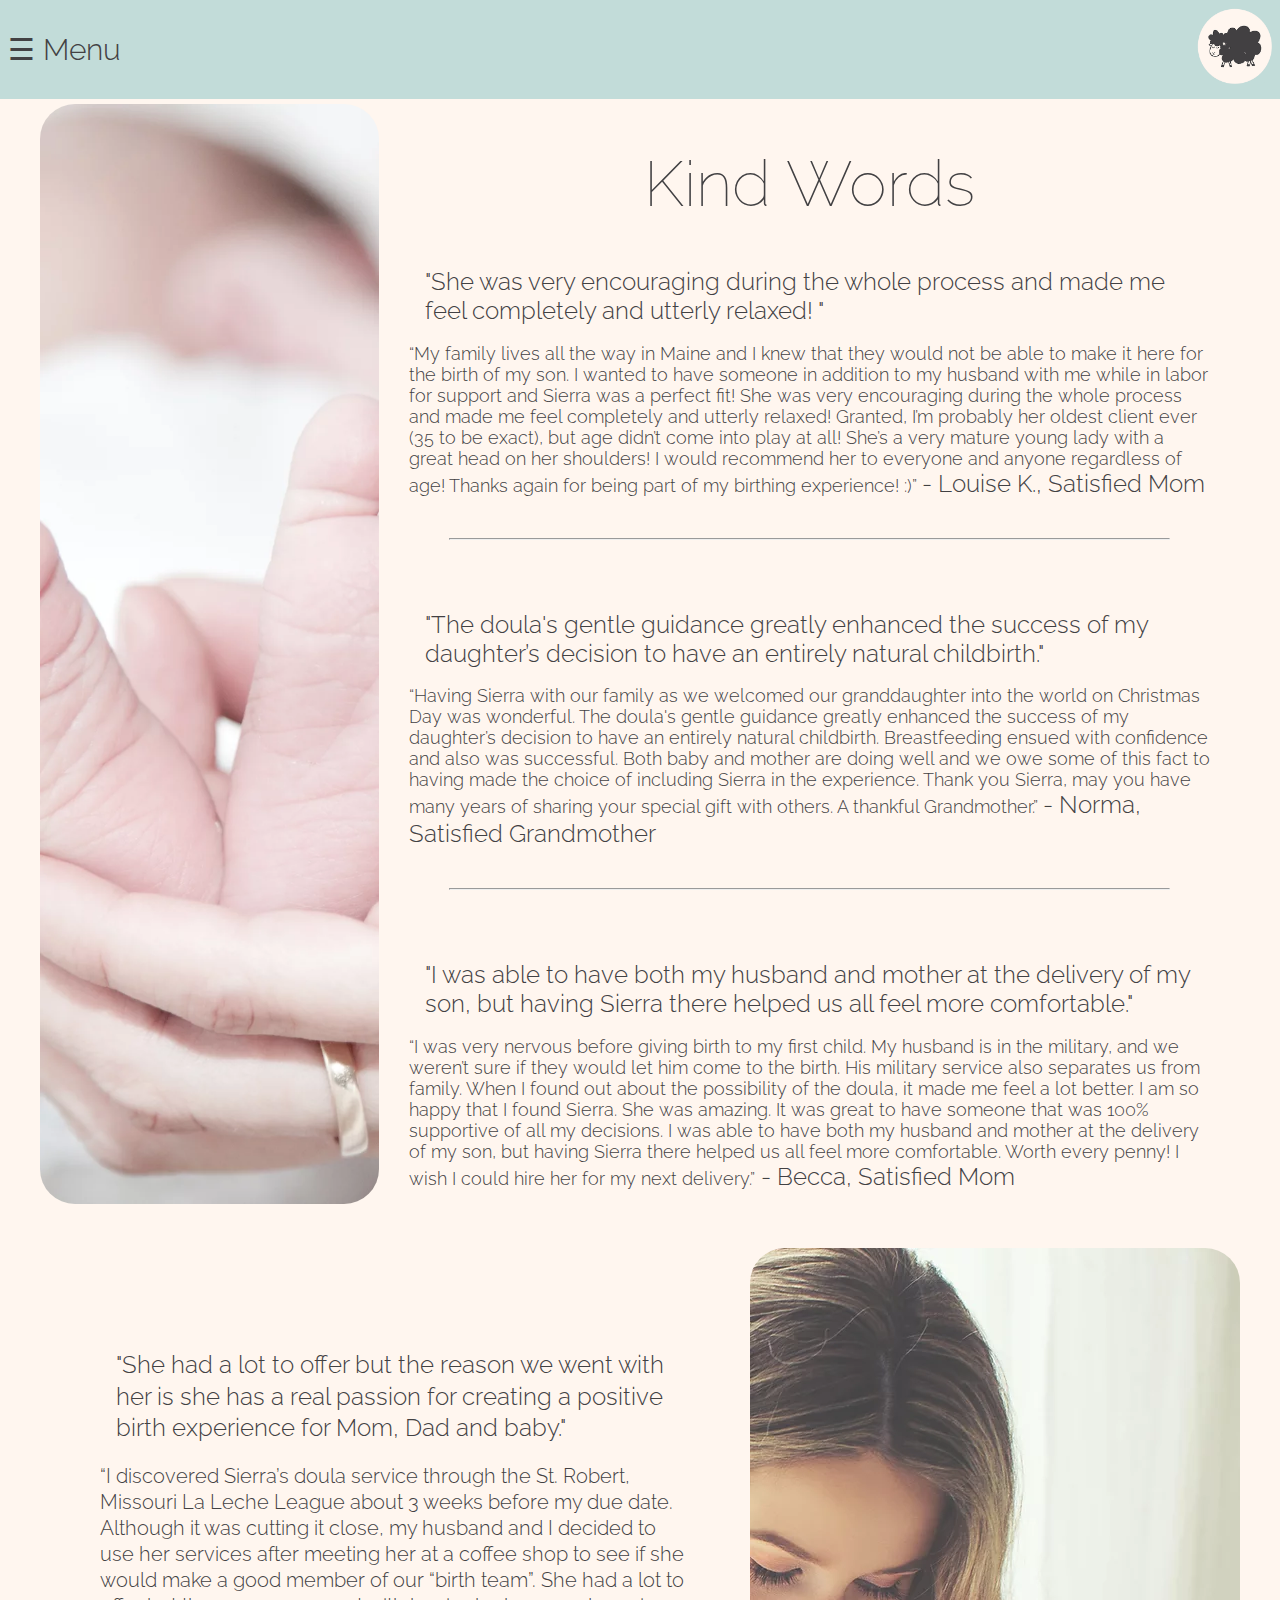
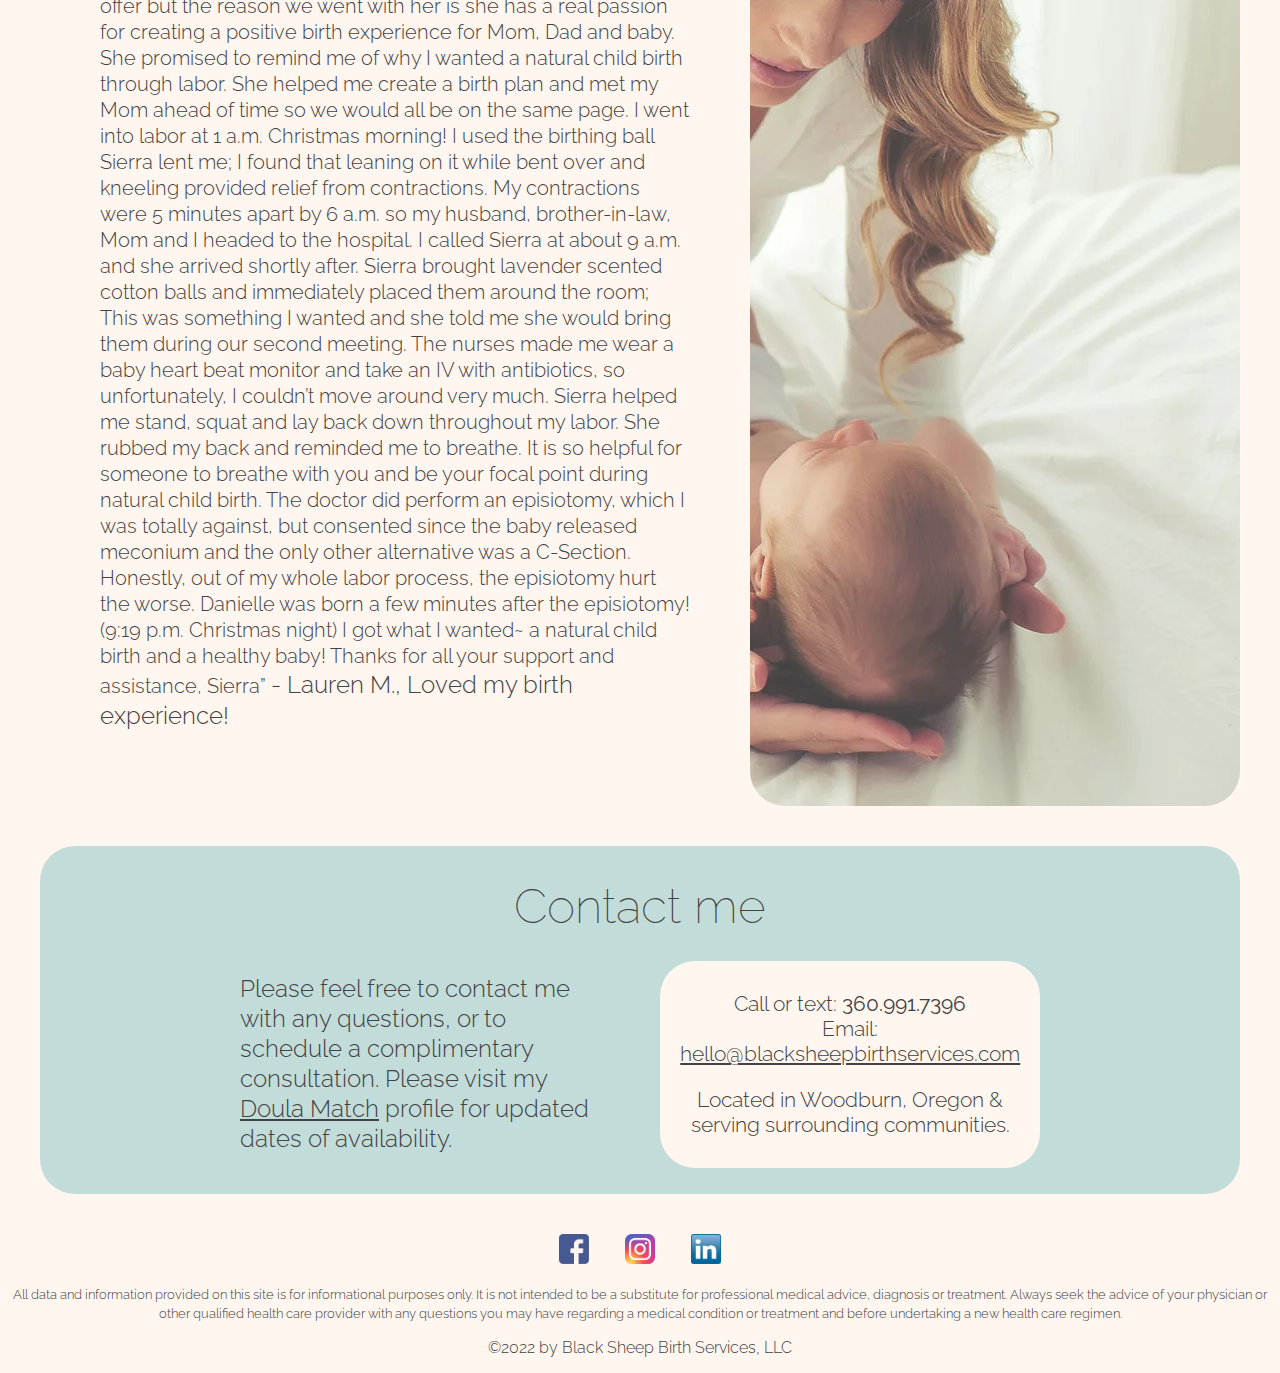
<file: kind_words/index.html>
<!DOCTYPE html>
<html lang="en">
<head>
   <meta charset="UTF-8">
   <meta http-equiv="X-UA-Compatible" content="IE=edge">
   <meta name="viewport" content="width=device-width, initial-scale=1.0">
   <link rel="stylesheet" href="../style.css">
   <link rel="icon" type="image/png" href="../favicon.png" sizes="32x32">
   <title>Black Sheep Birth Services - Kind Words</title>
</head>
<body>
   <header>
      <nav class="navbar">
         <div class="nav-header">
            <span style="font-size:30px;cursor:pointer" onclick="openNav()">&#9776 Menu</span>
            <a href="../index.html"><span class="nav-contact-link"><img src='../assets/logocopy.png' class="logo"
                     alt='little black sheep birth services logo'></span></a>
   
            <div id="myNav" class="overlay">
               <div class="">
                  <a href="index.html" class="navbar-brand">
                     <img src="../assets/logocopy.png" alt="logo" class="logo">
                  </a>
                  <a href="javascript:void(0)" class="closebtn" onclick="closeNav()">&times;
                  </a>
               </div>
               <div class="overlay-content">
                  <a href="../#home">Home</a>
                 
                  
                  <a href="../meet_sierra/index.html">Meet Sierra</a>
                  <div class="services-menu">
                  
                     <a href="../services/index.html"><strong>Labor Doula Services:</strong></a>
                     <a href="../services/#rates">Rates</a>
                     <a href="../services/#additional">Additional Info</a>
                     <a href="../services/#serving">Service Area</a>
                  </div>
                  <div class="childbirth-menu">
                     <a href="../childbirth_classes/index.html"><strong>Childbirth Education:</strong></a>
                     <a href="../childbirth_classes/#about">About Birth Boot Camp</a>
                     <a href="../calendar/index.html">Class Schedule</a>
                  </div>
                  <a href="../resources/">Resources</a>
                  <a href="/kind_words/index.html">Kind Words</a>
                  <a href="../faq/index.html">FAQ</a>
                  <a href="#contact">Contact</a>
               </div>
            </div>
         </div>
      </nav>
   </header>
   <main>
      <section class="kind-words-1">
         <img class="kind-words-top-img" src="../assets/babyfeet.webp" alt="baby feet">
         <div  class="kind-words-top">
            <h1>Kind Words</h1>
            <h3>"She was very encouraging during the whole process and made me feel completely and utterly relaxed! "</h3>
            <p>
               “My family lives all the way in Maine and I knew that they would not be able to make it here for the birth of my son. I
               wanted to have someone in addition to my husband with me while in labor for support and Sierra was a perfect fit! She
               was very encouraging during the whole process and made me feel completely and utterly relaxed! Granted, I’m probably her
               oldest client ever (35 to be exact), but age didn’t come into play at all! She’s a very mature young lady with a great
               head on her shoulders! I would recommend her to everyone and anyone regardless of age! Thanks again for being part of my
               birthing experience! :)” <span>- Louise K., Satisfied Mom</span>
            </p>
            <hr>
            <h3>
               "The doula's gentle guidance greatly enhanced the success of my daughter’s decision to have an entirely natural
               childbirth."
            </h3>
            <p>
               “Having Sierra with our family as we welcomed our granddaughter into the world on Christmas Day was wonderful. The
               doula's gentle guidance greatly enhanced the success of my daughter’s decision to have an entirely natural childbirth.
               Breastfeeding ensued with confidence and also was successful. Both baby and mother are doing well and we owe some of
               this fact to having made the choice of including Sierra in the experience. Thank you Sierra, may you have many years of
               sharing your special gift with others. A thankful Grandmother.” <span>- Norma, Satisfied Grandmother</span>
            </p>
            <hr>
            <h3>
               "I was able to have both my husband and mother at the delivery of my son, but having Sierra there helped us all feel
               more comfortable."
            </h3>
            <p>
               “I was very nervous before giving birth to my first child. My husband is in the military, and we weren’t sure if they
               would let him come to the birth. His military service also separates us from family. When I found out about the
               possibility of the doula, it made me feel a lot better. I am so happy that I found Sierra. She was amazing. It was great
               to have someone that was 100% supportive of all my decisions. I was able to have both my husband and mother at the
               delivery of my son, but having Sierra there helped us all feel more comfortable. Worth every penny! I wish I could hire
               her for my next delivery.”<span> - Becca, Satisfied Mom</span>
            </p>
         </div>

      </section>
      <section class="kind-words-2">
         <div class="kind-words-bottom">
            <h3>
               "She had a lot to offer but the reason we went with her is she has a real passion for creating a positive birth
               experience for Mom, Dad and baby."
            </h3>
            <p>
               “I discovered Sierra’s doula service through the St. Robert, Missouri La Leche League about 3 weeks before my due date.
               Although it was cutting it close, my husband and I decided to use her services after meeting her at a coffee shop to see
               if she would make a good member of our “birth team”. She had a lot to offer but the reason we went with her is she has a
               real passion for creating a positive birth experience for Mom, Dad and baby. She promised to remind me of why I wanted a
               natural child birth through labor. She helped me create a birth plan and met my Mom ahead of time so we would all be on
               the same page. I went into labor at 1 a.m. Christmas morning! I used the birthing ball Sierra lent me; I found that
               leaning on it while bent over and kneeling provided relief from contractions. My contractions were 5 minutes apart by 6
               a.m. so my husband, brother-in-law, Mom and I headed to the hospital. I called Sierra at about 9 a.m. and she arrived
               shortly after. Sierra brought lavender scented cotton balls and immediately placed them around the room; This was
               something I wanted and she told me she would bring them during our second meeting. The nurses made me wear a baby heart
               beat monitor and take an IV with antibiotics, so unfortunately, I couldn’t move around very much. Sierra helped me
               stand, squat and lay back down throughout my labor. She rubbed my back and reminded me to breathe. It is so helpful for
               someone to breathe with you and be your focal point during natural child birth. The doctor did perform an episiotomy,
               which I was totally against, but consented since the baby released meconium and the only other alternative was a
               C-Section. Honestly, out of my whole labor process, the episiotomy hurt the worse. Danielle was born a few minutes after
               the episiotomy! (9:19 p.m. Christmas night) I got what I wanted~ a natural child birth and a healthy baby! Thanks for
               all your support and assistance, Sierra” <span>- Lauren M., Loved my birth experience!</span>
            </p>
         </div>
         <img class='kind-words-bottom-img' src="../assets/momandbaby.webp" alt="Mom and baby">
      </section>
<section class="section-6" id="contact">
   <h3 class='section-6-header'>Contact me</h3>
   <article class="section-6-container">
      <div class="contact-main">
         <p>Please feel free to contact me with any questions, or to schedule a complimentary consultation. Please
            visit
            my <a href="https://doulamatch.net/profile/1060/sierra-smith" target="_blank">Doula Match</a>
            profile for updated dates of availability.</p>
      </div>
      <div class="contact-fields">
         <p>
            Call or text: <strong>360.991.7396</strong>

            <br>
            Email: <a href="mailto:hello@blacksheepbirthservices.com">hello@blacksheepbirthservices.com</a>
         </p>
         <p>
            Located in Woodburn, Oregon & serving surrounding communities.
         </p>
      </div>
   </article>

</section>
</main>
<footer>
   <div class="footer-socials">
      <a href="https://www.facebook.com/BlackSheepBirthServices" target=”_blank”><img src="../assets/fblogo.png"
            alt="Facebook Logo"></a>
      <a href="https://www.instagram.com/BlackSheepBirthServices" target=”_blank”><img src="../assets/instagramlogo.png"
            alt="Instagram Logo"></a>
      <a href="https://www.linkedin.com/in/sierramismith/" target=”_blank”><img src="../assets/linkedinlogo.png"
            alt="LinkedIn Logo"></a>
   </div>
   <small>All data and information provided on this site is for informational purposes only. It is not intended to be a
      substitute
      for professional medical advice, diagnosis or treatment. Always seek the advice of your physician or other qualified
      health care provider with any questions you may have regarding a medical condition or treatment and before
      undertaking a
      new health care regimen.</small>
   <p><a href="#home">©2022 by Black Sheep Birth Services, LLC</a></p>

</footer>
   


   <script src="../nav.js"></script>
</body>
</html>
</file>
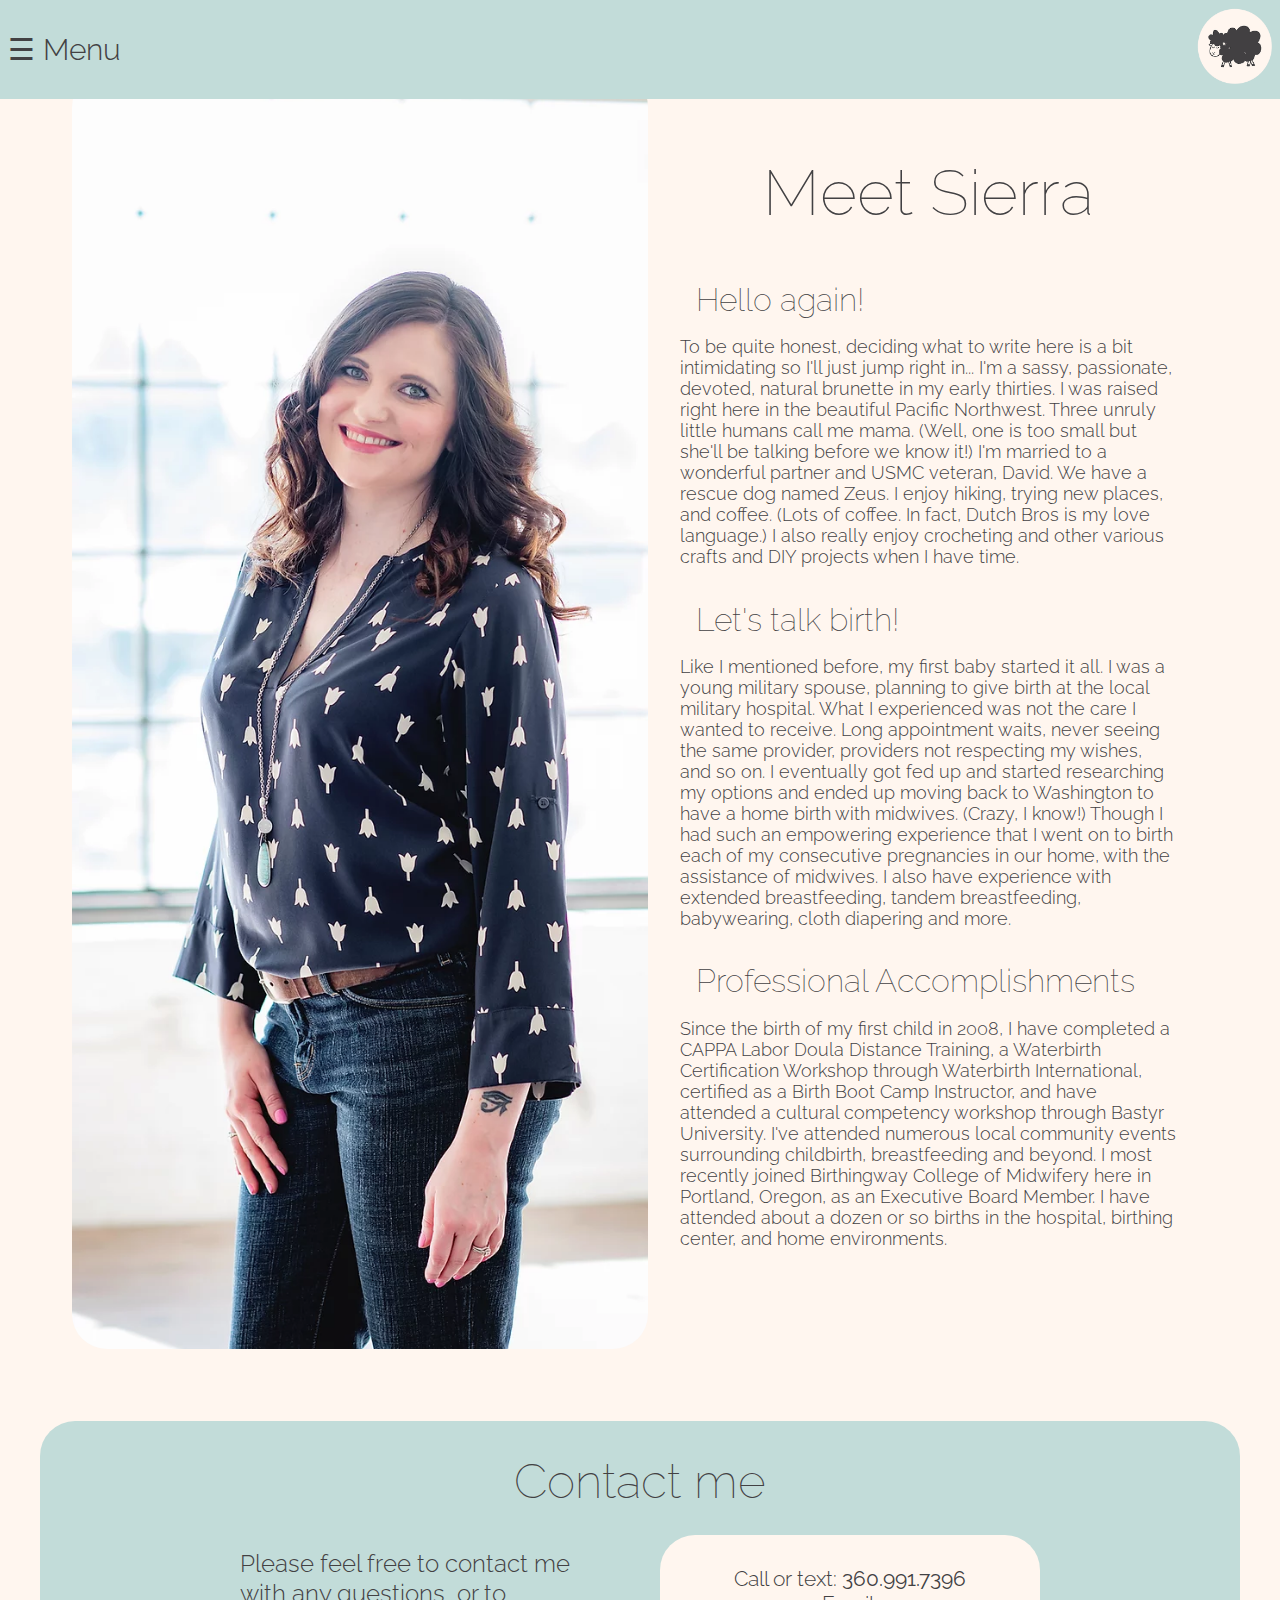
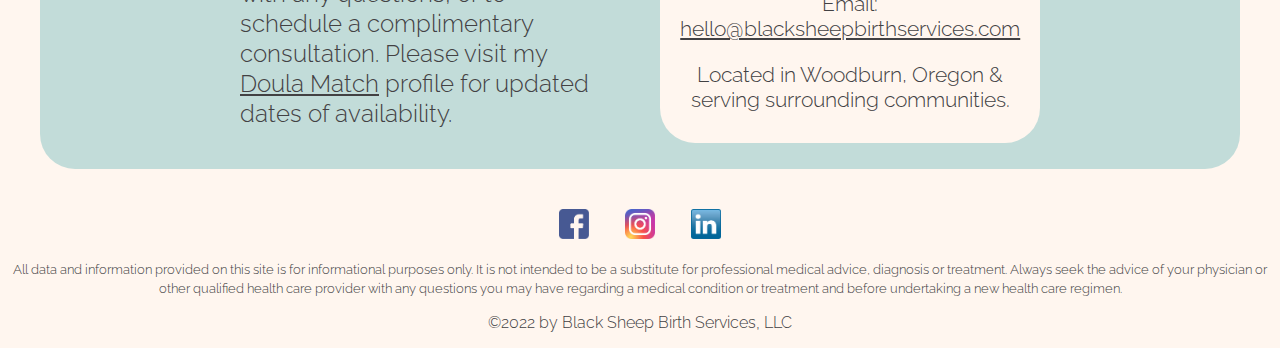
<file: meet_sierra/index.html>
<!DOCTYPE html>
<html lang="en">
<head>
   <meta charset="UTF-8">
   <meta http-equiv="X-UA-Compatible" content="IE=edge">
   <meta name="viewport" content="width=device-width, initial-scale=1.0">
   <link rel="stylesheet" href="../style.css">
   <link rel="icon" type="image/png" href="../favicon.png" sizes="32x32">
   <title>Black Sheep Birth Services - Meet Sierra </title>
</head>
<body>
   <header>
      <nav class="navbar">
         <div class="nav-header">
            <span style="font-size:30px;cursor:pointer" onclick="openNav()">&#9776 Menu</span>
            <a href="../index.html"><span class="nav-contact-link"><img src='../assets/logocopy.png' class="logo" alt='little black sheep birth services logo'></span></a>
   
            <div id="myNav" class="overlay">
               <div class="">
                  <a href="index.html" class="navbar-brand">
                     <img src="../assets/logocopy.png" alt="logo" class="logo">
                  </a>
                  <a href="javascript:void(0)" class="closebtn" onclick="closeNav()">&times;
                  </a>
               </div>
               <div class="overlay-content">
                  <a href="../#home">Home</a>
                  
                  
                  <a href="./meet_sierra/index.html">Meet Sierra</a>
                  <div class="services-menu">
                  
                     <a href="../services/index.html"><strong>Labor Doula Services:</strong></a>
                     <a href="../services/#rates">Rates</a>
                     <a href="../services/#additional">Additional Info</a>
                     <a href="../services/#serving">Service Area</a>
                  </div>
                  <div class="childbirth-menu">
                     <a href="../childbirth_classes/index.html"><strong>Childbirth Education:</strong></a>
                     <a href="../childbirth_classes/#about">About Birth Boot Camp</a>
                     <a href="../calendar/index.html">Class Schedule</a>
                  </div>
                  <a href="../resources/">Resources</a>
                  <a href="../kind_words/index.html">Kind Words</a>
                  <a href="../faq/index.html">FAQ</a>
                  <a href="../#contact">Contact</a>
               </div>
            </div>
         </div>
      </nav>
   </header>
   <main>
      <section class="meet-container">
         <img class="meet-img" src="../assets/sierra3.webp" alt="Sierra the labor doula, standing up">
         <article class="meet">
            <h1>Meet Sierra</h1>
            <br>
            <h3>Hello again!</h3>
            <p>
               To be quite honest, deciding what to write here is a bit intimidating so I'll just jump right in... I'm a sassy,
               passionate, devoted, natural brunette in my early thirties. I was raised right here in the beautiful Pacific Northwest.
               Three unruly little humans call me mama. (Well, one is too small but she'll be talking before we know it!) I'm married
               to a wonderful partner and USMC veteran, David. We have a rescue dog named Zeus. I enjoy hiking, trying new places, and
               coffee. (Lots of coffee. In fact, Dutch Bros is my love language.) I also really enjoy crocheting and other various
               crafts and DIY projects when I have time.
            </p>
            
            <h3>Let's talk birth!</h3>
            <p>
               Like I mentioned before, my first baby started it all. I was a young military spouse, planning to give birth at the
               local military hospital. What I experienced was not the care I wanted to receive. Long appointment waits, never seeing
               the same provider, providers not respecting my wishes, and so on. I eventually got fed up and started researching my
               options and ended up moving back to Washington to have a home birth with midwives. (Crazy, I know!) Though I had such an
               empowering experience that I went on to birth each of my consecutive pregnancies in our home, with the assistance of
               midwives. I also have experience with extended breastfeeding, tandem breastfeeding, babywearing, cloth diapering and
               more.
            </p>
            
            <h3>Professional Accomplishments</h3>
            <p>
               Since the birth of my first child in 2008, I have completed a CAPPA Labor Doula Distance Training, a Waterbirth
               Certification Workshop through Waterbirth International, certified as a Birth Boot Camp Instructor, and have attended a
               cultural competency workshop through Bastyr University. I've attended numerous local community events surrounding
               childbirth, breastfeeding and beyond. I most recently joined Birthingway College of Midwifery here in Portland, Oregon,
               as an Executive Board Member. I have attended about a dozen or so births in the hospital, birthing center, and home
               environments.
            </p>
         </article>

      </section>
   <section class="section-6" id="contact">
      <h3 class='section-6-header'>Contact me</h3>
      <article class="section-6-container">
         <div class="contact-main">
            <p>Please feel free to contact me with any questions, or to schedule a complimentary consultation. Please
               visit
               my <a href="https://doulamatch.net/profile/1060/sierra-smith" target="_blank">Doula Match</a>
               profile for updated dates of availability.</p>
         </div>
         <div class="contact-fields">
            <p>
               Call or text: <strong>360.991.7396</strong>
   
               <br>
               Email: <a href="mailto:hello@blacksheepbirthservices.com">hello@blacksheepbirthservices.com</a>
            </p>
            <p>
               Located in Woodburn, Oregon & serving surrounding communities.
            </p>
         </div>
      </article>
   
   </section>
      </main>
      <footer>
         <div class="footer-socials">
            <a href="https://www.facebook.com/BlackSheepBirthServices" target=”_blank”><img src="../assets/fblogo.png"
                  alt="Facebook Logo"></a>
            <a href="https://www.instagram.com/BlackSheepBirthServices" target=”_blank”><img src="../assets/instagramlogo.png"
                  alt="Instagram Logo"></a>
            <a href="https://www.linkedin.com/in/sierramismith/" target=”_blank”><img src="../assets/linkedinlogo.png"
                  alt="LinkedIn Logo"></a>
         </div>
         <small>All data and information provided on this site is for informational purposes only. It is not intended to be a substitute
         for professional medical advice, diagnosis or treatment. Always seek the advice of your physician or other qualified
         health care provider with any questions you may have regarding a medical condition or treatment and before undertaking a
         new health care regimen.</small>
         <p><a href="#home">©2022 by Black Sheep Birth Services, LLC</a></p>
      
      </footer>
   

   <script src="../nav.js"></script>
</body>
</html>
</file>
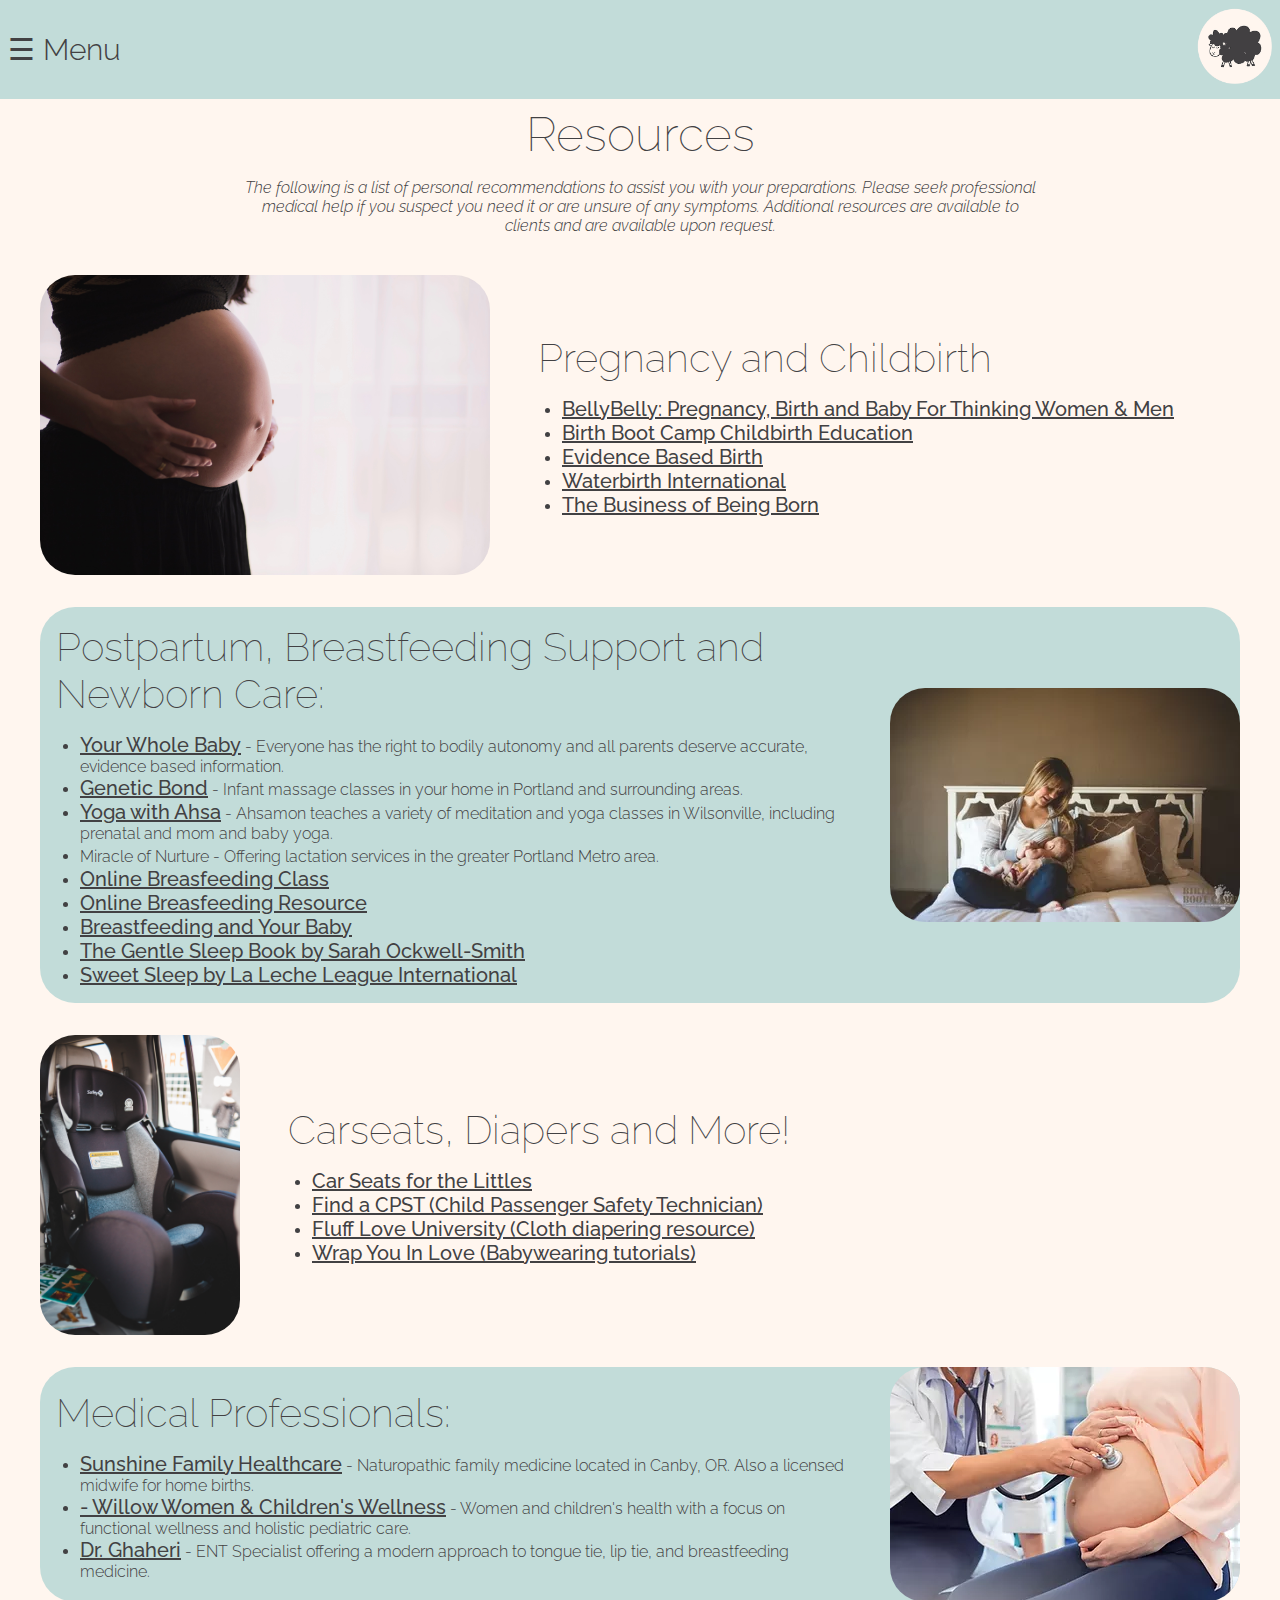
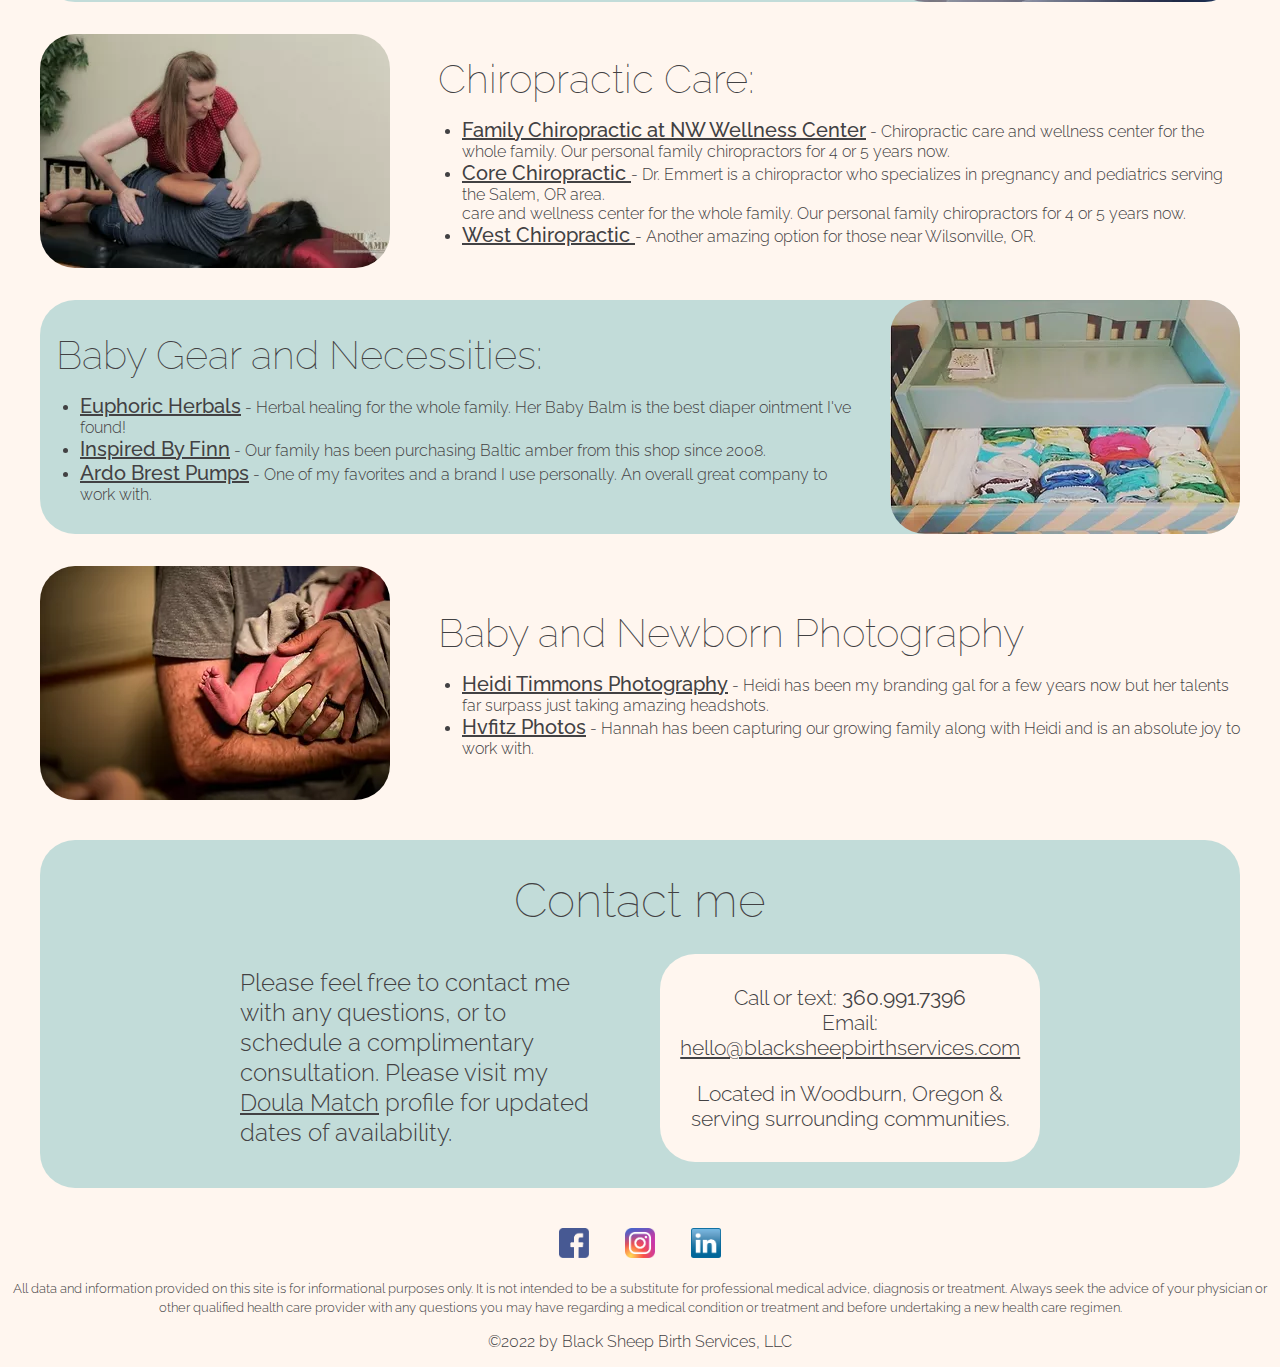
<file: resources/index.html>
<!DOCTYPE html>
<html lang="en">
<head>
   <meta charset="UTF-8">
   <meta http-equiv="X-UA-Compatible" content="IE=edge">
   <meta name="viewport" content="width=device-width, initial-scale=1.0">
   <link rel="icon" type="image/png" href="../favicon.png" sizes="32x32">
   <link rel="stylesheet" href="../style.css">
   <title>Black Sheep Birth Services - Resources</title>
</head>
<body>
   <!DOCTYPE html>
   <html lang="en">
   
   <head>
      <meta charset="UTF-8">
      <meta http-equiv="X-UA-Compatible" content="IE=edge">
      <meta name="viewport" content="width=device-width, initial-scale=1.0">
      <link rel="stylesheet" href="../style.css">
      <link rel="icon" type="image/png" href="../favicon.png" sizes="32x32">
      <title>Black Sheep Birth Services - Resources</title>
   </head>
   
   <body>
      <header>
         <nav class="navbar">
            <div class="nav-header">
               <span style="font-size:30px;cursor:pointer" onclick="openNav()">&#9776 Menu</span>
               <a href="../index.html"><span class="nav-contact-link"><img src='../assets/logocopy.png' class="logo"
                        alt='little black sheep birth services logo'></span></a>
   
               <div id="myNav" class="overlay">
                  <div class="">
                     <a href="index.html" class="navbar-brand">
                        <img src="../assets/logocopy.png" alt="logo" class="logo">
                     </a>
                     <a href="javascript:void(0)" class="closebtn" onclick="closeNav()">&times;
                     </a>
                  </div>
                  <div class="overlay-content">
                     <a href="../#home">Home</a>
                     
                     
                     <a href="../meet_sierra/index.html">Meet Sierra</a>
                     <div class="services-menu">
                     
                        <a href="../services/index.html"><strong>Labor Doula Services:</strong></a>
                        <a href="../services/#rates">Rates</a>
                        <a href="../services/#additional">Additional Info</a>
                        <a href="../services/#serving">Service Area</a>
                     </div>
                     <div class="childbirth-menu">
                        <a href="../childbirth_classes/index.html"><strong>Childbirth Education:</strong></a>
                        <a href="../childbirth_classes/#about">About Birth Boot Camp</a>
                        <a href="../calendar/index.html">Class Schedule</a>
                     </div>
                     <a href="../resources/">Resources</a>
                     <a href="/kind_words/index.html">Kind Words</a>
                     <a href="../faq/index.html">FAQ</a>
                     <a href="../services/#contact">Contact</a>
                  </div>
               </div>
            </div>
         </nav>
      </header>
      <main>
         <section >
            <div class="resources-header">
               <h1>Resources</h1>
               <p><em>
                     The following is a list of personal recommendations to assist you with your preparations. Please seek professional
                     medical help if you suspect you need it or are unsure of any symptoms. Additional resources are available to
                     clients and
                     are available upon request.
                  </em></p>
            </div>
           

         </section>
         <section class="resources-2">
            <article class="resource-pregnancy-childbirth resources-article">
               <img src="../assets/pregancy.jpg" alt="Pregnant woman holding her belly">
               <div>
                  <h2>Pregnancy and Childbirth</h2>
                  <ul>
                     <li><a href="https://www.bellybelly.com.au/" target="_blank">BellyBelly: Pregnancy, Birth and Baby For Thinking
                           Women &
                           Men</a></li>
                     <li><a href="https://www.birthbootcamp.com/?ref=10" target="_blank">Birth Boot Camp Childbirth Education</a>
                     
                     <li><a href="https://evidencebasedbirth.com/" target="_blank">Evidence Based Birth</a></li>
                     <li><a href="https://waterbirth.org/" target="_blank">Waterbirth International</a></li>
                     <li><a href="http://www.thebusinessofbeingborn.com/" target="_blank">The Business of Being Born</a></li>
                  </ul>
               </div>
            </article>

            <article class="resources-postpartum resources-article">
              
               <div>
                  <h2>Postpartum, Breastfeeding Support and Newborn Care:</h2>
                  <ul>
                     <li><a href="http://www.yourwholebaby.org/" target="_blank">Your Whole Baby</a> - Everyone has the right to
                        bodily autonomy and all parents deserve accurate, evidence based
                        information.
                     </li>
                     <li><a href="http://geneticbond.com/" target="_blank">Genetic Bond</a> - Infant massage classes in your home in
                        Portland and surrounding areas.</li>
                     <li><a href="https://yogawithahsa.weebly.com/" target="_blank">Yoga with Ahsa</a> - Ahsamon teaches a variety
                        of meditation and yoga classes in Wilsonville, including prenatal and mom and baby yoga.
                     </li>
                     <li><a href="http://www.miracleofnurture.com/" target="_blank"></a>Miracle of Nurture</a> - Offering lactation
                        services in the greater Portland Metro area.</li>
                     
                     <li><a href="https://classes.birthbootcamp.com/a/2147506714/kjvbDmpk" target="_blank">Online Breasfeeding Class</a></li>
                     <li><a href="https://kellymom.com/" target="_blank">Online Breasfeeding Resource</a></li>
                     <li><a href="https://www.yourwholebaby.org/breastfeeding" target="_blank">Breastfeeding and Your Baby</a></li>
                     <li><a href="https://gentlesleepbook.com/" target="_blank">The Gentle Sleep Book by Sarah Ockwell-Smith</a></li>
                     <li><a href="https://www.llli.org/resources/sweet-sleep/" target="_blank">Sweet Sleep by La Leche League International</a></li>                     
                     
                  </ul>
               </div>
               <img src="../assets/postpartumcare.webp" alt="Empty car seat in car">
            </article>

            <article class="resource-diapers-carseats resources-article">
               <img src="../assets/carseat.jpg" alt="Postpartum Mother breastfeeding newborn baby">
               <div>
                  <h2>Carseats, Diapers and More!</h2>
                  <ul>
                     <li><a href="https://csftl.org/" target="_blank">Car Seats for the Littles</a></li>
                     <li><a href="https://cert.safekids.org/get-car-seat-checked" target="_blank">Find a CPST (Child Passenger Safety
                           Technician)</a></li>
                     
                     <li><a href="http://www.fluffloveuniversity.com/" target="_blank">Fluff Love University (Cloth diapering
                           resource)</a></li>
                     <li><a href="https://www.wrapyouinlove.com/" target="_blank">Wrap You In Love (Babywearing tutorials)</a></li>
                  </ul>
               </div>
            </article>

            <article class="resources-medical-professionals resources-article">
               
               <div >
                  <h2>Medical Professionals:</h2>
                  <ul>
                     <li><a href="http://www.sunshinefamilyhealthcare.com/" target="_blank">Sunshine Family Healthcare</a> - Naturopathic family medicine located in Canby, OR. Also a licensed midwife for home births.
                     </li>
                     <li><a href="https://www.willowaurora.com/" target="_blank"> - Willow Women & Children's Wellness</a> - Women and children's health with a focus on functional wellness and holistic pediatric care.

                     </li>
                     <li><a href="https://drghaheri.squarespace.com/" target="_blank">Dr. Ghaheri</a> - ENT Specialist offering a modern approach to tongue tie, lip tie, and breastfeeding medicine.
                     </li>
                    
                  </ul>
               </div>
               <img src="../assets/medicalservices.webp" alt="Medical prodiver using stethescope on pregant patient">
            </article>

            
            
            <article class="resources-chiropractic resources-article">
               <img src="../assets/chiro.webp" alt="Chiropractor workong on a patient">
               <div>
                  <h2>Chiropractic Care:</h2>
                  <ul>
                     <li><a href="http://nwwellnesscenter.org/" target="_blank">Family Chiropractic at NW Wellness Center</a> - Chiropractic care and wellness center for the whole family. Our personal family chiropractors for 4 or 5 years now. </li>
                     <li><a href="https://www.dremmertchiro.com/" target="_blank">Core Chiropractic </a> - Dr. Emmert is a chiropractor who specializes in pregnancy and pediatrics serving the Salem, OR area. </li>
                        care and wellness center for the whole family. Our personal family chiropractors for 4 or 5 years now. </li>

                     <li><a href="https://www.mywestchiropractic.com/" target="_blank">West Chiropractic </a>- Another amazing option for those near Wilsonville, OR.</li>
                  </ul>
               </div>
            </article>

            <article class="resources-babygear resources-article">
               <div>
                  <h2>Baby Gear and Necessities:</h2>
                  <ul>
                     <li><a href="http://euphoricherbals.myshopify.com/#_l_1l" target="_blank">Euphoric Herbals</a> - Herbal healing for the whole family. Her Baby Balm is the best diaper ointment I've found!</li>
                     
                     <li><a href="http://hyenacart.com/stores/inspiredbyfinn/" target="_blank">Inspired By Finn</a> - Our family has been purchasing Baltic amber from this shop since 2008.</li>
                     
                     <li><a href="https://www.ardo-usa.com/" target="_blank">Ardo Brest Pumps</a> - One of my favorites and a brand I use personally. An overall great company to work with.</li>
                  </ul>
               </div>
               <img src="../assets/gear.webp" alt="Baby changing table">
            </article>

            <article class="resources-article resources-photography">
               <img src="../assets/photog.webp" alt="Baby being held">
               <div>
                  <h2>Baby and Newborn Photography</h2>
                  <ul>  
                     <li><a href="https://www.heiditimmons.com/" target="_blank">Heidi Timmons Photography</a> - Heidi has been my branding gal for a few years now but her talents far surpass just taking amazing headshots.
                     </li>
                     <li><a href="https://www.hvfitzphotos.com/" target="_blank">Hvfitz Photos</a> - Hannah has been capturing our growing family along with Heidi and is an absolute joy to work with.</li>
                  </ul>
               </div>
            </article>

         </section>
         <section class="section-6" id="contact">
            <h3 class='section-6-header'>Contact me</h3>
            <article class="section-6-container">
               <div class="contact-main">
                  <p>Please feel free to contact me with any questions, or to schedule a complimentary consultation. Please
                     visit
                     my <a href="https://doulamatch.net/profile/1060/sierra-smith" target="_blank">Doula Match</a>
                     profile for updated dates of availability.</p>
               </div>
               <div class="contact-fields">
                  <p>
                     Call or text: <strong>360.991.7396</strong>
   
                     <br>
                     Email: <a href="mailto:hello@blacksheepbirthservices.com">hello@blacksheepbirthservices.com</a>
                  </p>
                  <p>
                     Located in Woodburn, Oregon & serving surrounding communities.
                  </p>
               </div>
            </article>
   
         </section>
      </main>
      <footer>
         <div class="footer-socials">
            <a href="https://www.facebook.com/BlackSheepBirthServices" target=”_blank”><img src="../assets/fblogo.png"
                  alt="Facebook Logo"></a>
            <a href="https://www.instagram.com/BlackSheepBirthServices" target=”_blank”><img src="../assets/instagramlogo.png"
                  alt="Instagram Logo"></a>
            <a href="https://www.linkedin.com/in/sierramismith/" target=”_blank”><img src="../assets/linkedinlogo.png"
                  alt="LinkedIn Logo"></a>
         </div>
         <small>All data and information provided on this site is for informational purposes only. It is not intended to be a
            substitute
            for professional medical advice, diagnosis or treatment. Always seek the advice of your physician or other qualified
            health care provider with any questions you may have regarding a medical condition or treatment and before
            undertaking a
            new health care regimen.</small>
         <p><a href="#home">©2022 by Black Sheep Birth Services, LLC</a></p>
      
      </footer>
   
   
   
      <script src="../nav.js"></script>
   </body>
   
   </html>
</body>
</html>
</file>
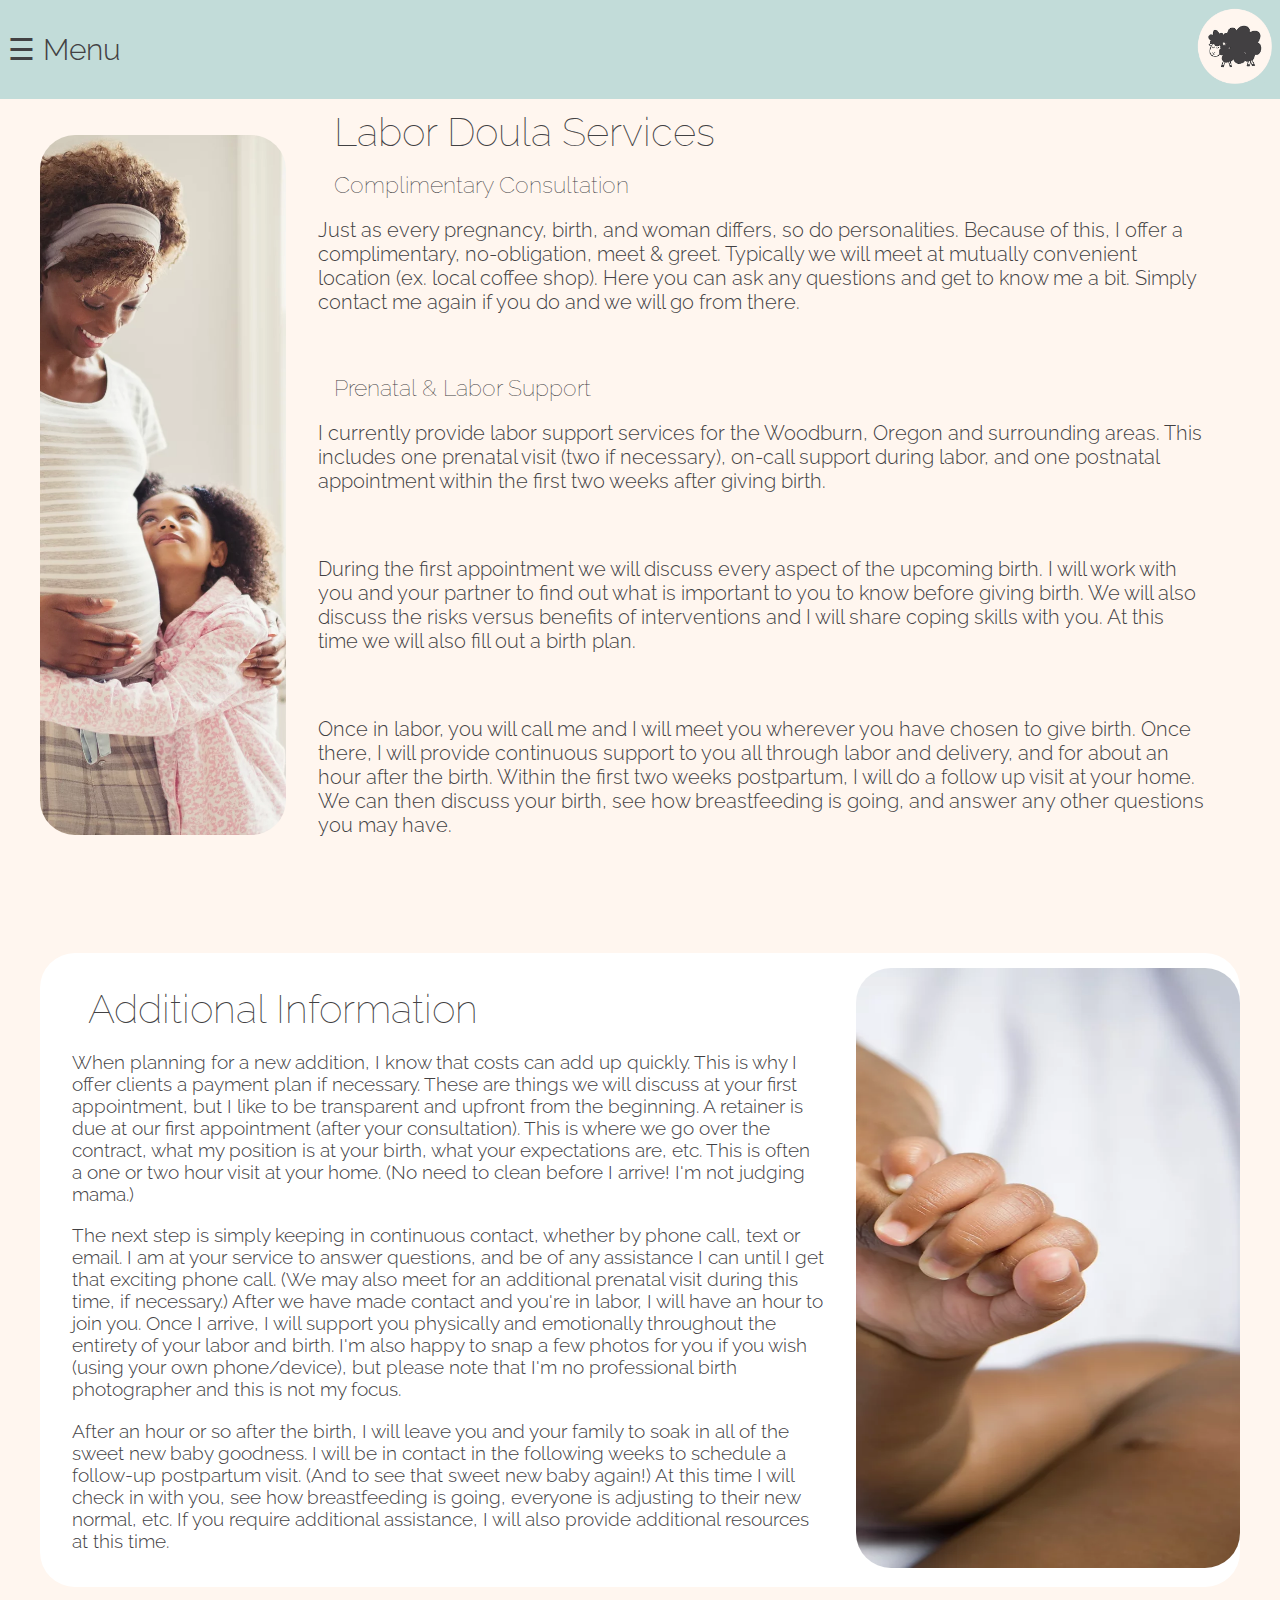
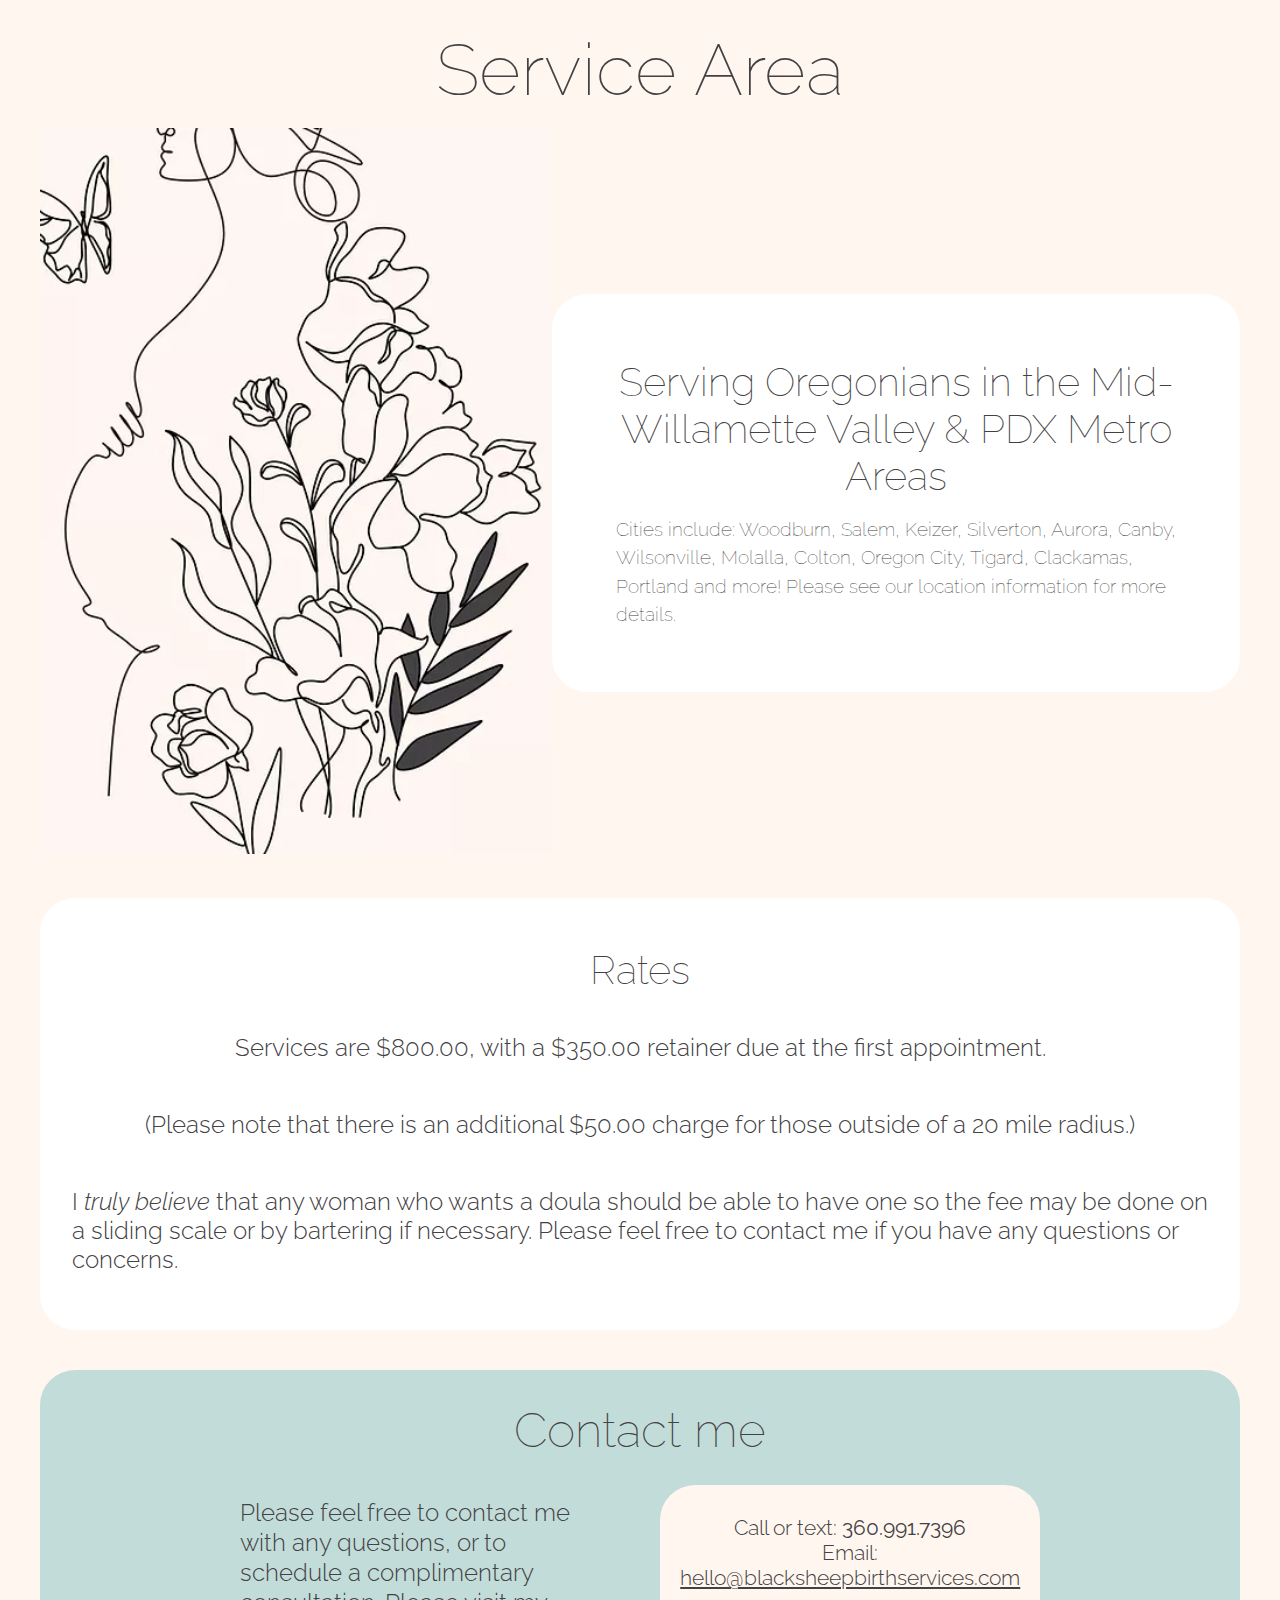
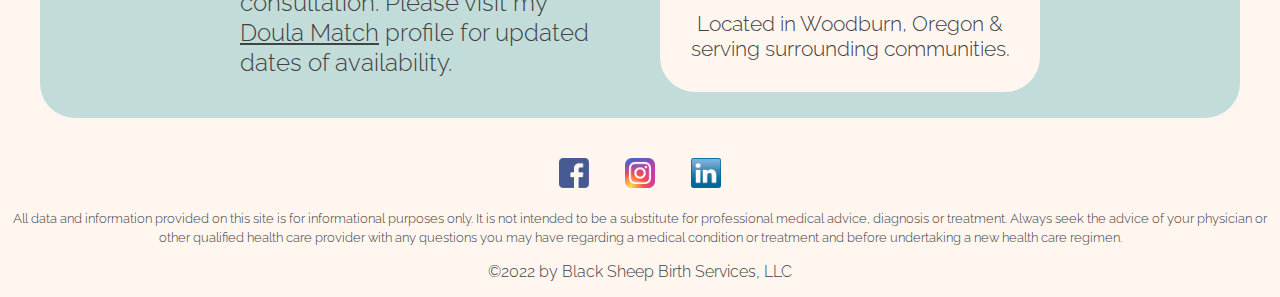
<file: services/index.html>
<!DOCTYPE html>
<html lang="en">
<head>
   <meta charset="UTF-8">
   <meta http-equiv="X-UA-Compatible" content="IE=edge">
   <meta name="viewport" content="width=device-width, initial-scale=1.0">
   <link rel="stylesheet" href="../style.css">
   <link rel="icon" type="image/png" href="../favicon.png" sizes="32x32">
   <title>Black Sheep Birth Services - Labor Doula Services</title>
</head>
<body>
   <header>
      <nav class="navbar">
         <div class="nav-header">
            <span style="font-size:30px;cursor:pointer" onclick="openNav()">&#9776 Menu</span>
            <a href="../index.html"><span class="nav-contact-link"><img src='../assets/logocopy.png' class="logo"
                     alt='little black sheep birth services logo'></span></a>
   
            <div id="myNav" class="overlay">
               <div class="">
                  <a href="index.html" class="navbar-brand">
                     <img src="../assets/logocopy.png" alt="logo" class="logo"></a>
   
                  <a href="javascript:void(0)" class="closebtn" onclick="closeNav()">&times;</a>
   
               </div>
               <div class="overlay-content">
                  <a href="../index.html">Home</a>
                  
                  
                  <a href="../meet_sierra/index.html">Meet Sierra</a>

                  <div class="services-menu">
                  
                     <a href="./index.html"><strong>Labor Doula Services:</strong></a>
                     <a href="./#rates">Rates</a>
                     <a href="./#additional">Additional Info</a>
                     <a href="./#serving">Service Area</a>
                  </div>
                  <div class="childbirth-menu">
                     <a href="../childbirth_classes/index.html"><strong>Childbirth Education:</strong></a>
                     <a href="../childbirth_classes/#about">About Birth Boot Camp</a>
                     <a href="../calendar/index.html">Class Schedule</a>
                  </div>
                  <a href="../resources/">Resources</a>
                  <a href="../kind_words/index.html">Kind Words</a>
                  <a href="../faq/index.html">FAQ</a>
                  <a href="#contact">Contact</a>
               </div>
            </div>
         </div>   
      </nav>
   </header>
   <main>
      <section class="section-3" id="services">
         <aside class="section-3-left">
            <img class="section-3-img" src="../assets/mother_daughter1.webp" alt="A daughter and pregnant mother looking at eachother lovingly">
         </aside>
         <article class="section-3-right">
            <h2>Labor Doula Services</h2>
            <h3>Complimentary Consultation</h3>
            <p>Just as every pregnancy, birth, and woman differs, so do personalities. Because of this, I offer a
               complimentary,
               no-obligation, meet & greet. Typically we will meet at mutually convenient location (ex. local coffee shop).
               Here you
               can ask any questions and get to know me a bit.  Simply contact me again if
               you do and
               we will go from there.</p>
            <br>
            <h3>Prenatal & Labor Support</h3>
            <p>I currently provide labor support services for the Woodburn, Oregon and surrounding areas. This includes one
               prenatal
               visit (two if necessary), on-call support during labor, and one postnatal appointment within the first two
               weeks after
               giving birth.</p>
      
            <br>
            <p>
               During the first appointment we will discuss every aspect of the upcoming birth. I will work with you and your
               partner
               to find out what is important to you to know before giving birth. We will also discuss the risks versus
               benefits of
               interventions and I will share coping skills with you. At this time we will also fill out a birth plan.
            </p>
      
            <br>
      
            <p>Once in labor, you will call me and I will meet you wherever you have chosen to give birth. Once there, I will
               provide
               continuous support to you all through labor and delivery, and for about an hour after the birth. Within the
               first two
               weeks postpartum, I will do a follow up visit at your home. We can then discuss your birth, see how
               breastfeeding is
               going, and answer any other questions you may have.</p>
            <br>
      
         </article>
      </section>
      
      <section class="section-4" id="additional">
         <article class="section-4-left">
            <h2>Additional Information</h2>
            <p>
               When planning for a new addition, I know that costs can add up quickly. This is why I offer clients a payment
               plan if
               necessary. These are things we will discuss at your first appointment, but I like to be transparent and upfront
               from the
               beginning. A retainer is due at our first appointment (after your consultation). This is where we go over the
               contract,
               what my position is at your birth, what your expectations are, etc. This is often a one or two hour visit at
               your home.
               (No need to clean before I arrive! I'm not judging mama.)</p>
      
            
      
            <p>
               The next step is simply keeping in continuous contact, whether by phone call, text or email. I am at your
               service to
               answer questions, and be of any assistance I can until I get that exciting phone call. (We may also meet for an
               additional prenatal visit during this time, if necessary.) After we have made contact and you're in labor, I
               will have
               an hour to join you. Once I arrive, I will support you physically and emotionally throughout the entirety of
               your labor
               and birth. I'm also happy to snap a few photos for you if you wish (using your own phone/device), but please
               note that
               I'm no professional birth photographer and this is not my focus.
            </p>
      
            
            <p>After an hour or so after the birth, I will leave you and your family to soak in all of the sweet new baby
               goodness. I
               will be in contact in the following weeks to schedule a follow-up postpartum visit. (And to see that sweet new
               baby
               again!) At this time I will check in with you, see how breastfeeding is going, everyone is adjusting to their
               new
               normal, etc. If you require additional assistance, I will also provide additional resources at this time.</p>
         </article>
         <aside class="section-4-right">
            <img src="../assets/mother_daughter2.webp" alt="Babies hand holding moms finger">
         </aside>
      </section>
      <section  id="serving">
         <h1 class="section-5-title">Service Area</h1>
         <div class="section-5">
            <aside class="section-5-left">
               <img src="../assets/wireimage2.webp" alt="Wireframe art of pregnant woman and flowers">
            </aside>
            <article class="section-5-right">
            
               <div>
                  <h1>Serving Oregonians in the Mid-Willamette Valley & PDX Metro Areas</h1>
                  <h3>Cities include: Woodburn, Salem, Keizer, Silverton, Aurora, Canby, Wilsonville, Molalla, Colton, Oregon City,
                     Tigard,
                     Clackamas, Portland and more! Please see our location information for more details.</h3>
               </div>
            </article>
         </div>
      </section>
      <section id="rates" class="rates">
         <h2>Rates</h2>
         <p>Services are $800.00, with a $350.00 retainer due at the first appointment.
         </p>
         <p> (Please note that there is an
            additional
            $50.00 charge for those outside of a 20 mile radius.)
         </p>
         <p> I <em>truly believe</em> that any woman who wants a doula should be
            able to
            have one so the fee may be done on a sliding scale or by bartering if necessary. Please feel free to contact me if
            you
            have any questions or concerns.
         </p>
      
      </section>
      <section class="section-6" id="contact">
         <h3 class='section-6-header'>Contact me</h3>
         <article class="section-6-container">
            <div class="contact-main">
               <p>Please feel free to contact me with any questions, or to schedule a complimentary consultation. Please
                  visit
                  my <a href="https://doulamatch.net/profile/1060/sierra-smith" target="_blank">Doula Match</a>
                  profile for updated dates of availability.</p>
            </div>
            <div class="contact-fields">
               <p>
                  Call or text: <strong>360.991.7396</strong>
      
                  <br>
                  Email: <a href="mailto:hello@blacksheepbirthservices.com">hello@blacksheepbirthservices.com</a>
               </p>
               <p>
                  Located in Woodburn, Oregon & serving surrounding communities.
               </p>
            </div>
         </article>
      
      </section>
      </main>
      <footer>
         <div class="footer-socials">
            <a href="https://www.facebook.com/BlackSheepBirthServices" target=”_blank”><img src="../assets/fblogo.png"
                  alt="Facebook Logo"></a>
            <a href="https://www.instagram.com/BlackSheepBirthServices" target=”_blank”><img src="../assets/instagramlogo.png"
                  alt="Instagram Logo"></a>
            <a href="https://www.linkedin.com/in/sierramismith/" target=”_blank”><img src="../assets/linkedinlogo.png"
                  alt="LinkedIn Logo"></a>
         </div>
         <small>All data and information provided on this site is for informational purposes only. It is not intended to be a
            substitute
            for professional medical advice, diagnosis or treatment. Always seek the advice of your physician or other qualified
            health care provider with any questions you may have regarding a medical condition or treatment and before
            undertaking a
            new health care regimen.</small>
         <p><a href="#home">©2022 by Black Sheep Birth Services, LLC</a></p>
      
      </footer>
   </main>
   <script src="../nav.js"></script>
</body>
</html>
</file>
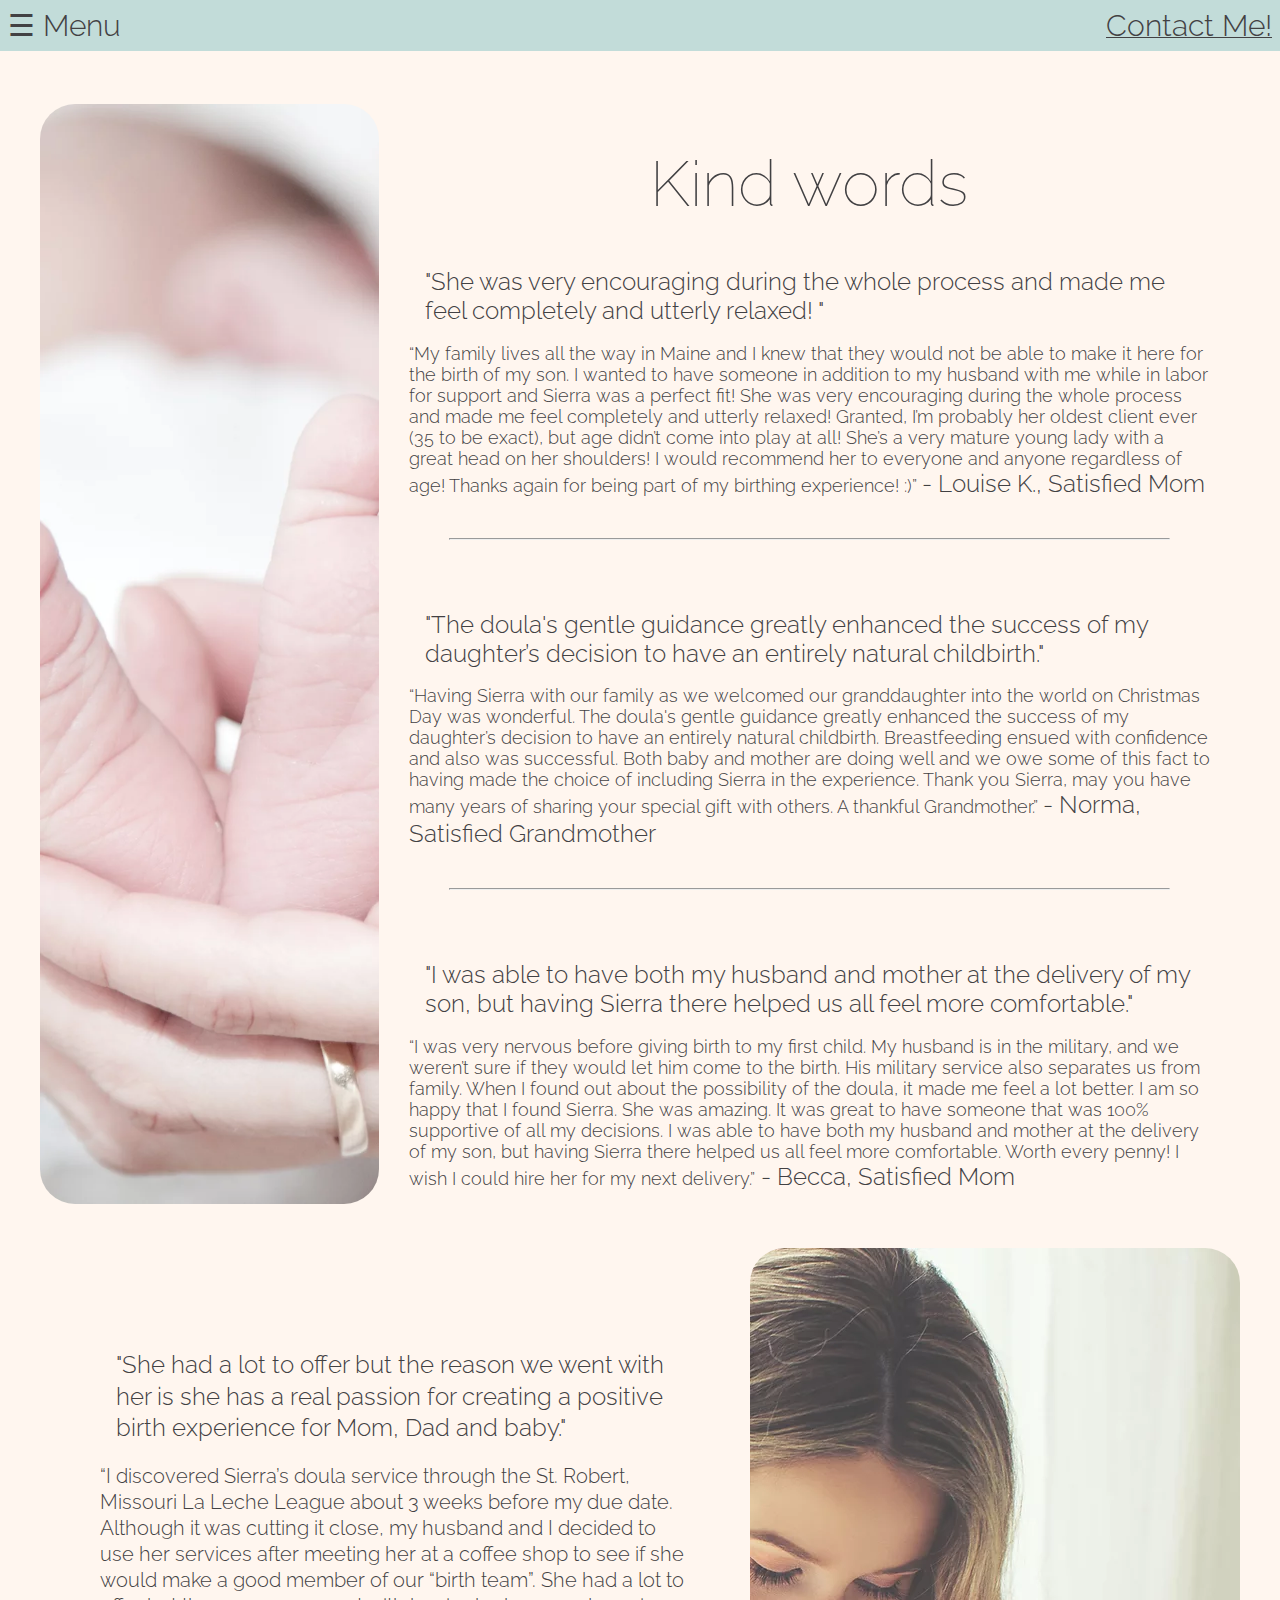
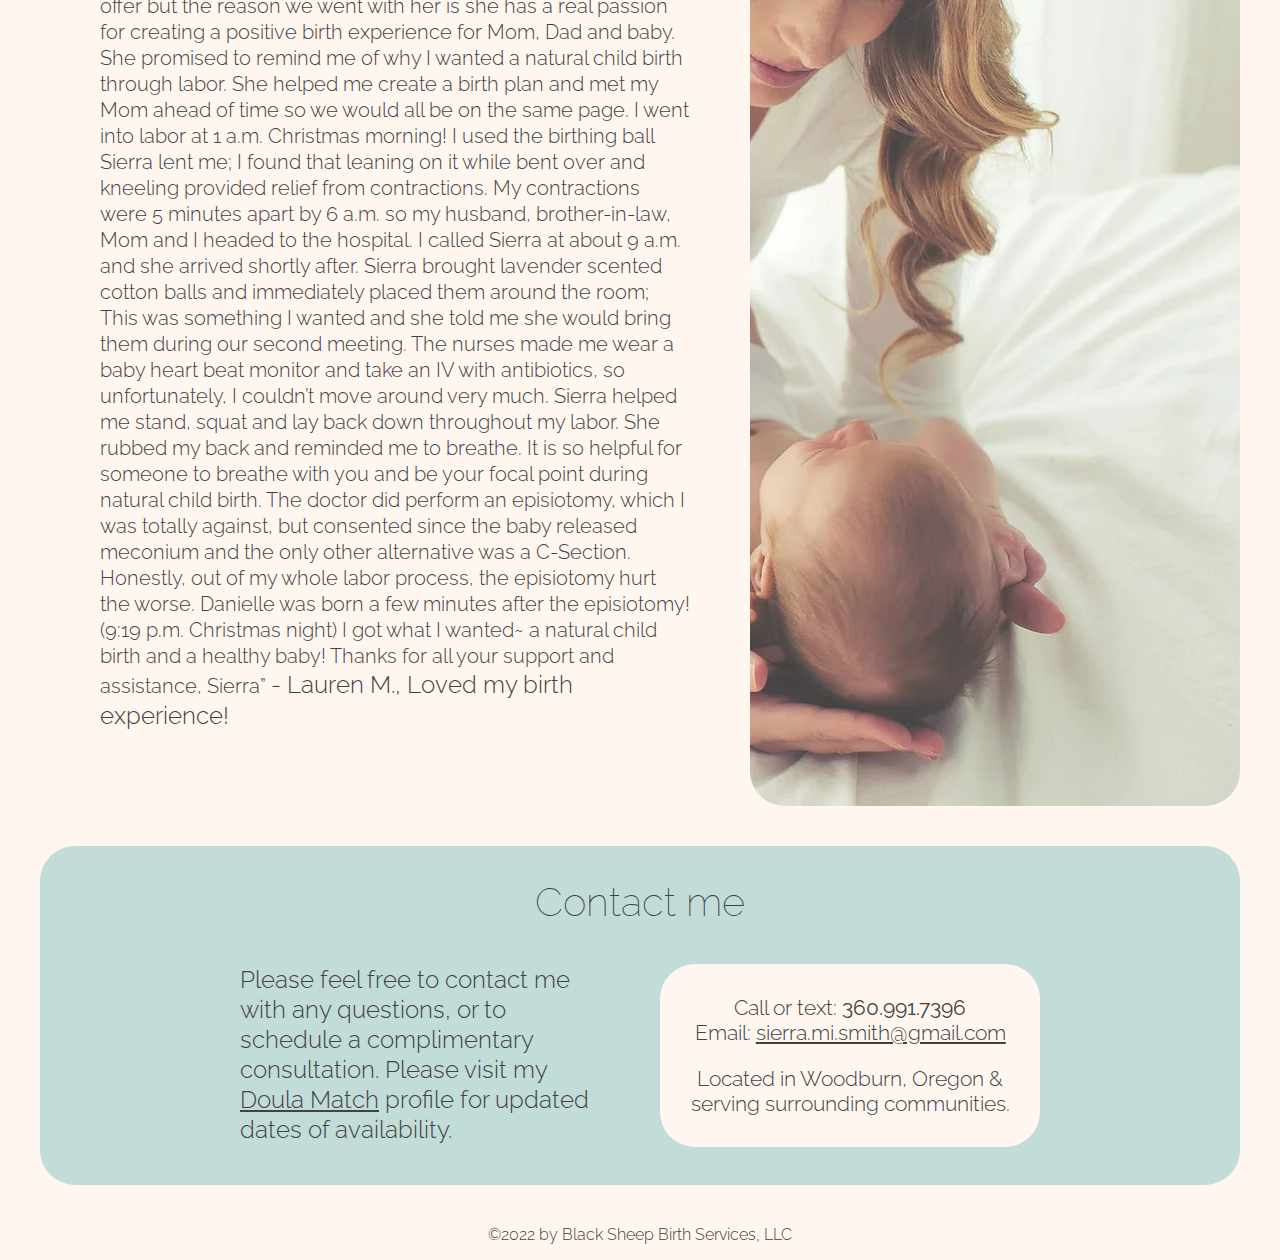
<file: kind_words/kind_words.html>
<!DOCTYPE html>
<html lang="en">
<head>
   <meta charset="UTF-8">
   <meta http-equiv="X-UA-Compatible" content="IE=edge">
   <meta name="viewport" content="width=device-width, initial-scale=1.0">
   <link rel="stylesheet" href="../style.css">
   <title>Kind Words</title>
</head>
<body>
   <header>
      <nav class="navbar">
         <div class="nav-header">
            <span style="font-size:30px;cursor:pointer" onclick="openNav()">&#9776 Menu</span>
            <a href="#contact"><span class="nav-contact-link">Contact Me!</span></a>
   
            <div id="myNav" class="overlay">
               <div class="">
                  <a href="index.html" class="navbar-brand">
                     <img src="../assets/logocopy.png" alt="logo" class="logo">
                  </a>
                  <a href="javascript:void(0)" class="closebtn" onclick="closeNav()">&times;
                  </a>
               </div>
               <div class="overlay-content">
                  <a href="../#home">Home</a>
                  <a href="../#about">About</a>
                  <a href="../#faq">FAQ</a>
                  <a href="./services/index.html">Services</a>
                  <a href="./services/#rates">Rates</a>
                  <a href="./services/#additional">Additional Info</a>
                  <a href="./services/#serving">Service Area</a>
                  <a href="/kind_words/kind_words.html">Kind words</a>
                  <a href="./services/#contact">Contact</a>
               </div>
            </div>
         </div>
      </nav>
   </header>
   <main>
      <section class="kind-words-1">
         <img class="kind-words-top-img" src="../assets/babyfeet.webp" alt="baby feet">
         <div  class="kind-words-top">
            <h1>Kind words</h1>
            <h3>"She was very encouraging during the whole process and made me feel completely and utterly relaxed! "</h3>
            <p>
               “My family lives all the way in Maine and I knew that they would not be able to make it here for the birth of my son. I
               wanted to have someone in addition to my husband with me while in labor for support and Sierra was a perfect fit! She
               was very encouraging during the whole process and made me feel completely and utterly relaxed! Granted, I’m probably her
               oldest client ever (35 to be exact), but age didn’t come into play at all! She’s a very mature young lady with a great
               head on her shoulders! I would recommend her to everyone and anyone regardless of age! Thanks again for being part of my
               birthing experience! :)” <span>- Louise K., Satisfied Mom</span>
            </p>
            <hr>
            <h3>
               "The doula's gentle guidance greatly enhanced the success of my daughter’s decision to have an entirely natural
               childbirth."
            </h3>
            <p>
               “Having Sierra with our family as we welcomed our granddaughter into the world on Christmas Day was wonderful. The
               doula's gentle guidance greatly enhanced the success of my daughter’s decision to have an entirely natural childbirth.
               Breastfeeding ensued with confidence and also was successful. Both baby and mother are doing well and we owe some of
               this fact to having made the choice of including Sierra in the experience. Thank you Sierra, may you have many years of
               sharing your special gift with others. A thankful Grandmother.” <span>- Norma, Satisfied Grandmother</span>
            </p>
            <hr>
            <h3>
               "I was able to have both my husband and mother at the delivery of my son, but having Sierra there helped us all feel
               more comfortable."
            </h3>
            <p>
               “I was very nervous before giving birth to my first child. My husband is in the military, and we weren’t sure if they
               would let him come to the birth. His military service also separates us from family. When I found out about the
               possibility of the doula, it made me feel a lot better. I am so happy that I found Sierra. She was amazing. It was great
               to have someone that was 100% supportive of all my decisions. I was able to have both my husband and mother at the
               delivery of my son, but having Sierra there helped us all feel more comfortable. Worth every penny! I wish I could hire
               her for my next delivery.”<span> - Becca, Satisfied Mom</span>
            </p>
         </div>

      </section>
      <section class="kind-words-2">
         <div class="kind-words-bottom">
            <h3>
               "She had a lot to offer but the reason we went with her is she has a real passion for creating a positive birth
               experience for Mom, Dad and baby."
            </h3>
            <p>
               “I discovered Sierra’s doula service through the St. Robert, Missouri La Leche League about 3 weeks before my due date.
               Although it was cutting it close, my husband and I decided to use her services after meeting her at a coffee shop to see
               if she would make a good member of our “birth team”. She had a lot to offer but the reason we went with her is she has a
               real passion for creating a positive birth experience for Mom, Dad and baby. She promised to remind me of why I wanted a
               natural child birth through labor. She helped me create a birth plan and met my Mom ahead of time so we would all be on
               the same page. I went into labor at 1 a.m. Christmas morning! I used the birthing ball Sierra lent me; I found that
               leaning on it while bent over and kneeling provided relief from contractions. My contractions were 5 minutes apart by 6
               a.m. so my husband, brother-in-law, Mom and I headed to the hospital. I called Sierra at about 9 a.m. and she arrived
               shortly after. Sierra brought lavender scented cotton balls and immediately placed them around the room; This was
               something I wanted and she told me she would bring them during our second meeting. The nurses made me wear a baby heart
               beat monitor and take an IV with antibiotics, so unfortunately, I couldn’t move around very much. Sierra helped me
               stand, squat and lay back down throughout my labor. She rubbed my back and reminded me to breathe. It is so helpful for
               someone to breathe with you and be your focal point during natural child birth. The doctor did perform an episiotomy,
               which I was totally against, but consented since the baby released meconium and the only other alternative was a
               C-Section. Honestly, out of my whole labor process, the episiotomy hurt the worse. Danielle was born a few minutes after
               the episiotomy! (9:19 p.m. Christmas night) I got what I wanted~ a natural child birth and a healthy baby! Thanks for
               all your support and assistance, Sierra” <span>- Lauren M., Loved my birth experience!</span>
            </p>
         </div>
         <img class='kind-words-bottom-img' src="../assets/momandbaby.webp" alt="Mom and baby">
      </section>
<section class="section-6" id="contact">
   <h2>Contact me</h2>
   <article class="section-6-container">
      <div class="contact-main">
         <p>Please feel free to contact me with any questions, or to schedule a complimentary consultation. Please visit
            my <a href="https://doulamatch.net/profile/1060/sierra-smith">Doula Match</a>
            profile for updated dates of availability.</p>
      </div>
      <div class="contact-fields">
         <p>
            Call or text: <strong>360.991.7396</strong>

            <br>
            Email: <a href="mailto:sierra.mi.smith@gmail.com">sierra.mi.smith@gmail.com</a>
         </p>
         <p>
            Located in Woodburn, Oregon & serving surrounding communities.
         </p>
      </div>
   </article>

</section>
</main>
<footer>
   <div class="footer-socials">

   </div>
   <p><a href="../index.html">©2022 by Black Sheep Birth Services, LLC</a></p>

</footer>
   


   <script src="../nav.js"></script>
</body>
</html>
</file>
<file: style.css>
@import url('https://fonts.googleapis.com/css2?family=Raleway:ital,wght@0,100;0,200;0,300;0,400;0,500;0,600;0,700;0,800;0,900;1,100;1,200;1,300;1,400;1,600;1,700;1,800;1,900&display=swap');

* {
   box-sizing: border-box;
   
}

body {
   padding: 0;
   margin: 0;
   background-color: #fff6ef;
   color: #424143;
   font-family: 'Raleway', sans-serif;
   font-weight: 300;
}

h1,h2,h3,h4,h5,h6 {
   font-family: 'Raleway', sans-serif;
   font-weight: 130;
   margin: 1rem;
}

h2 {
   font-size: 2.5rem;
}

section {
   margin-block: 2.5rem;
}


.logo {
   max-width: 75px;
}

.nav-header {
   display: flex;
   justify-content: space-between;
   align-items: center;
   width: 100%;
   background-color: #c2dcd9;
   padding: 0.5rem;
   position: fixed;
   top: 0;
   
}

a {
   color: #424143;
}

.nav-contact-link {
   font-size: 30px;
   cursor: pointer;
   color: #424143;
 }

 .contact-link {
   display: flex;
   justify-content: center;
   align-self: center;
 }

 .services-menu {
   background-color: #fff6ef;
 }

 .childbirth-menu {
   background-color: #c2dcd9;
   
 }

 

 .services-title {
   font-weight: 500;
 }

.overlay {
   height: 100%;
   width: 0;
   position: fixed;
   z-index: 1;
   top: 0;
   left: 0;
   background-color: rgb(0, 0, 0);
   background-color: rgba(0, 0, 0, 0.9);
   overflow-x: hidden;
   transition: 0.5s;
}

.overlay-content {
   position: relative;
   top: 0%;
   width: 100%;
   text-align: center;
   margin-top: 30px;
}

.overlay a {
   padding: 8px;
   text-decoration: none;
   font-size: 36px;
   color: #818181;
   display: block;
   transition: 0.3s;
}

.overlay a:hover,
.overlay a:focus {
   color: #fff6ef;
}

.overlay .closebtn {
   position: absolute;
   top: 20px;
   right: 45px;
   font-size: 60px;
}

@media screen and (max-height: 450px) {
   .overlay a {
      font-size: 20px
   }

   .overlay .closebtn {
      font-size: 40px;
      top: 15px;
      right: 35px;
   }
}

.services-menu a:hover {
   color: #424143;
}

.childbirth-menu a {
   color: #424143;
}


.hero {   
   padding-top: 60px;
   width: 100vw;
   height: 100vh;
   min-height: 600px;
   display: flex;
   flex-direction: column;
   justify-content: center;
   align-items: center;
   background-color: white;
}

.hero p {
   max-width: 600px;
   width: 60vw;
   text-align: center;
}

.section-1 {
   display: flex;
   justify-content: center;
   align-items: center;
   margin-inline: auto;
   max-width: 1200px;
}

.section-1-name {
   font-size: 4rem;
}

.section-1-text-container {
   max-width: 45vw;
   padding: 1rem;
   font-size: 1.25rem;
   line-height: 1.35;
}

.section-1-img-container img {
   max-width: 45vw;
   display: flex;
   justify-content: end;
   border-radius: 35px;
}

.section-2 {
   
   margin-inline: auto;
   max-width: 1200px;
   margin-top: 200px;
}

.section-2 h2 {
   text-align: center;
}

.section-2-container {
   display: flex;
   justify-content: center;
   align-items: center;
   max-width: 1200px;
}

.section-2-left {
   width: 35vw;
   padding: 1rem;
   padding-right: 3rem;
   font-size: 1.25rem;
   line-height: 1.55;
   background-color: #fff6ef;
}

.section-2-left li{
   text-decoration-line: underline;
  
   margin-bottom: 1rem;
   cursor: pointer;
}

.section-2-left li:hover {
   color: #424143;
   transform: scale(110%);
}

.section-2-right {
   width: 65vw;
   padding: 2rem;
   font-size: 1.25rem;
   line-height: 1.35;
   display: flex;
   flex-direction: column;
   justify-content: center;
   align-items: center;
   background-color: white;
   border-radius: 35px;
}

.services-btn-container {
   display: flex;
   flex-direction: column;
   justify-content: center;
   align-items: center;
   gap: 7rem;
   margin-block: 4rem;
   
   
}

.services-item {
   display: flex;
   flex-direction: column;
   justify-content: center;
   align-items: center;
   gap: 1rem;
   background-color: #c2dcd9;
   padding: 1rem;
   border-radius: 35px;
   font-size: 1.5rem;
   width: 100%;
   max-width: 1200px;
   
}

.services-item p {
   width: 90vw;
   max-width: 800px;
}

.services-btn {
   background-color: #fff6ef;
   border: 1px solid #424143;
   
   color: #747474;
   padding: 1rem;
   text-align: center;
   text-decoration: none;
   display: inline-block;
   font-size: 2.25rem;
   margin: 6px 2px;
   cursor: pointer;
   border-radius: 35px;
   
}

.underline-link {
   text-decoration-line: underline;
   cursor: pointer;
}

.faq {
   line-height: 1.6em;
   font-size: 1.35rem;
}

.faq2 {
   line-height: 1.6em;
   
}

.faq2 ul {
   margin-bottom: 0;
}

.faq2 li {
   line-height: 1.3em;
   font-size: 1.15rem;
}

.faq2 small {
   font-size: 0.8rem;
   line-height: .5em;
   padding-top: -15px;
}

.section-3 {
   display: flex;
   flex-direction: row;
   justify-content: center;
   align-items: center;
   margin-inline: auto;
   max-width: 1200px;
   margin-top: 60px;
}

.section-3-left {
   width: 35vw;
}

.section-3-left img {
   max-height: 100vh;
   height: 700px;
   border-radius: 35px;
}

.section-3-right {
   padding: 2rem;
   font-size: 1.25rem;
}


.section-4 {
   display: flex;
   justify-content: center;
   align-items: center;
   max-width: 1200px;
   margin-inline: auto;
   background-color: white;
   border-radius: 35px;
}

.section-4-right img {
   width: 30vw;
   max-height: 600px;
   border-radius: 35px;
}

.section-4-left {
   width: 70vw;
   padding-inline: 2rem;
   padding-block: 1rem;
   font-size: 1.2rem;
}

.rates {
   display: flex;
   flex-direction: column;
   justify-content: center;
   align-items: center;
   background-color: white;
   max-width: 1200px;
   margin-inline: auto;
   padding: 2rem;
   font-size: 1.5rem;
   border-radius: 35px;
}

.section-5 {
   display: flex;
   justify-content: center;
   align-items: center;
   max-width: 1200px;
   margin-inline: auto;
}

.section-5-title {
   font-size: 4.5rem;
   text-align: center;
   margin-bottom: 1rem;
}

.section-5 img {
   width: 40vw;
}

.section-5-right {
   padding: 3rem;
   background-color: white;
   border-radius: 35px;
}

.section-5-right h3 {
   line-height: 1.5em;
}

.section-5-right h1 {
   font-size: 2.5rem;
   text-align: center;
}


.kind-words-1 {
   display: flex;
   justify-content: center;
   align-items: center;
   max-width: 1200px;
   margin-inline: auto;
   padding-top: 60px;
}

.kind-words-top {
   font-size: 1.1rem;
   margin-inline: auto;
   padding-inline: 30px;
   padding-top: 30px;
}

.kind-words-top h1 {
   font-size: 4rem;
   text-align: center;
}

.kind-words-top h3 {
   padding-top: 30px;
   font-size: 1.5rem;
   font-weight: 300;;
}

.kind-words-top-img {
   width: 50vw;
   max-height: 1100px;
   border-radius: 35px;
   
}

.kind-words-bottom-img {
   width: 50vw;
   border-radius: 35px;
   
}

.kind-words-top span {
   font-size: 1.5rem;
   
}

.kind-words-bottom span {
   font-size: 1.5rem;
   
}

.kind-words-bottom h3 {
   padding-top: 30px;
   font-size: 1.5rem;
   font-weight: 300;
   ;
}

.kind-words-top hr {
   margin: 40px;
}
.kind-words-2 {
   display: flex;
   justify-content: center;
   align-items: center;
   max-width: 1200px;
   margin-inline: auto;
}

.kind-words-bottom{
   font-size: 1.25rem;
   margin-inline: auto;
   padding-inline: 60px;
   line-height: 1.3;
}

.resources-header {
   padding-top: 50px;
   text-align: center;
   max-width: 800px;
   margin-inline: auto;
}

.resources-header h1 {
   font-size: 3rem;
}

.resources {
   display: flex;
   justify-content: flex-start;
   align-items: flex-start;
   max-width: 1200px;
   margin-inline: auto;
   
}

.resources-left img {
   border-radius: 35px;;
}

.resources-right {
   
   width: 65vw;
   font-size: 1.25rem;
   background-color: #fff6ef;
   border-radius: 35px;
   padding: 20px;
}

.resources-right p {
   font-size:.9rem;
}

.resources-right h3 {
   font-weight: 400;
}

.resources-2 {
   display: flex;
   justify-content: center;
   align-items: center;
   flex-direction: column;
   gap: 2rem;
   max-width: 1200px;
   margin-inline: auto;
   
}

.resources-2 a {
   font-weight: 500;
}

.resources-article {
   display: flex;
   justify-content: space-between;
   align-items: center;
   border-radius: 35px;
   max-width: 1200px;
   gap: 2rem;
   
}

.resources-article li a{
   list-style-type: none;
   font-size: 1.25rem;
   font-weight: 500;
   padding-block: .5rem;
   margin-block: 1rem;
   border-radius: 35px;   
}

.resources-article img {
   max-height: 300px;
   border-radius: 35px;
   
}

.resource-diapers-carseats,
.resource-pregnancy-childbirth {
   display: flex;  
   width: 100%;
   align-items: center;
   gap: 2rem;
   justify-content: flex-start;
}

.resources-medical-professionals,
.resources-postpartum,
.resources-babygear {
   background-color: #c2dcd9;
}

.meet-container {
   display: flex;
   justify-content: center;
   align-items: center;
   max-width: 1200px;
   margin-inline: auto;
   padding: 2rem;
   background-color: #fff6ef;
}

.meet {
   padding: 2rem;
}

.meet h1 {
   font-size: 4rem;
   text-align: center;
}

.meet h3 {
   font-size: 2rem;
}

.meet p {
   font-size: 1.15rem;
   padding-bottom:15px;
   
}

.meet-img {
   max-width: 45vw;
   border-radius: 35px;
}

.childbirth-main {
   padding-top: 100px;
   display: flex;
   flex-direction: column;
   justify-content: center;
   align-items: center;
   margin-inline: auto;
   max-width: 1200px;
}

.image-gallery {
   display: flex;
   justify-content: center;
   align-items: center;
   margin-inline: 0;
}

.gallery-image {
   display: flex;
   justify-content: center;
   align-items: center;
   margin-inline: 0;
   width: 90vw;
}

.small-containers {
   display: flex;
   justify-content: center;
   gap: 2rem;
   max-width: 1200px;
}

.small-container {
   display: flex;
   flex-direction: column;
   justify-content: flex-start;
   align-items: center;
   width: 300px;
   margin-inline: auto;
   padding: 2rem;
   background-color: #fff6ef;
}
.small-img img {
   width: 300px;
   height: 190px;
}

.small-header {
   width: 300px;
   background-color: #c2dcd9;
}

.small-header h3 {
   font-weight: 300;
}
.small-container p {
   width: 300px;
}


.about-birth-boot-camp {
  background-color: white;
}

.aboutbbc-header {
   max-width: 1200px;
   padding-inline: 2rem;
}

.aboutbbc-container {
   display: grid;
   grid-template-columns: 1fr 1fr;
   max-width: 1200px;
   margin-inline: auto;
   gap: 2rem;
   
}

.aboutbbc-card {
   display: flex;
   justify-content: center;
   align-items: center;
   
   margin-inline: auto;
   gap: 1rem;
   
}

.aboutbbc-inner {
   width: 230px;
   
}

.aboutbbc-card h3 {
   font-weight: 300;
}

.aboutbbc-inner {
   font-size: .90rem;
}

.childbirth-classes {
   width: 80vw;
   max-width: 1200px;
   
}

.childbirth-classes h3 {
   font-weight: 500;
}

.childbirth-classes h2 {
   font-weight: 500;
}

.childbirth-classes a {
   font-weight: 300;
   text-decoration: underline;
}
.childbirth-classes-text {
   line-height: 1.5em;
}

.childbirth-classes li {
   margin-block: .5rem;
}

.section-6 {
   background-color: #c2dcd9;
   max-width: 1200px;
   margin-inline: auto;
   padding: 1rem;
   border-radius: 35px;
}

.section-6-header {
   text-align: center;
   font-size: 3rem;

}

.section-6 h2 {
   text-align: center;
}

.section-6-container {
   display: flex;
   justify-content: center;
   align-items: center;
   margin-inline: auto;
   max-width: 800px;
   gap: 3rem;
}

.contact-main {
   font-size: 1.5rem;
   width: 45vw;
   line-height: 1.25em;
}

.contact-fields {
   width: 45vw;
   font-size: 1.3rem;
   background-color: #fff6ef;
   border-radius: 35px;
   padding: 10px;
   text-align: center;
}

.btn-register {
   background-color: #c2dcd9;
   border-radius: 35px;
   padding: 10px;
   font-size: 1.3rem;
   text-align: center;
   margin-block: 1rem;
}

footer {
   text-align: center;
}

footer a {
   text-decoration: none;
}

.footer-socials img {
   width: 30px;
   height: 30px;
   margin-inline: 1rem;
   margin-bottom: 1rem;
}

.hidden {
   display: none;
}

.calendar {
   padding-top: 60px;
   background-color: #fff6ef;
}

.calendar-header {
   text-align: center;
   font-size: 3rem;
}

.calendar-body {
   display: flex;
   justify-content: center;
   align-items: center;
   gap: 3rem;
   margin-inline: auto;
   max-width: 1000px;
   text-align: center;
}

.calendar-body-content-item h3 {
   padding: 0;
   margin: 0;
}

.calendar-body-content-item {
   font-size: 2rem;
}

.calendar-body-content-wrapper {
   display: flex;
   justify-content: center;
   align-items: center;
   border-radius: 35px;
   padding: 15px;
   margin: 25px;
}

.calendar-body-content-wrapper:nth-of-type(odd) {
   background-color: #c2dcd9;
}

.calendar-body-content-wrapper:nth-of-type(even) {
   background-color: white;
}

@media (max-width:1000px) {
   .small-containers {
      display: flex;
      flex-wrap:wrap;
   }
}

@media (max-width: 900px) {
   .section-1 {
      flex-direction: column;
   }

   .section-1-text-container {
      max-width: 90vw;;
   }

   .section-3-right p {
      font-size: 1rem;
   }

   .aboutbbc-container {
      display: flex;
      flex-wrap: wrap;
   }
}

@media (max-width: 800px) {
   .meet-container {
         flex-direction: column;
      }
   .resources {
      flex-direction: column;
      justify-content: center;
      align-items: center;
      
   }
   .resources-right {
      width: 90%;
   }
   .kind-words-1 {
      flex-direction: column;
      justify-content: center;
      align-items: center;
   }

   .kind-words-2 {
      flex-direction: column;
      justify-content: center;
      align-items: center;
   }
   .kind-words-bottom {
      padding: 30px;
   }
}

@media (max-width: 700px) {
   .section-2-left {
      padding-right: 10px;
   }
   .section-2-left ul {
      padding: 10px;
   }
   .section-2-left li {
      list-style-type: none;
   }

   .section-2-right {
      width: 100%;
   }

   
}

@media (max-width: 600px) {
   .services-btn-container{
      flex-direction: column;
      justify-content: center;
      align-items: center;
   }
   .section-2-container {     
      flex-direction: column;
   }

   .section-2-left {
      width: 100%;
   }

   .section-2-left .q {
      width: 90vw;
   }

   .section-3 {
      flex-direction: column;
      justify-content: center;
      align-items: center;
   }

   .section-3-left {
      width: 90%;
      display: flex;
      justify-content: center;
      align-items: center;
   }

   .section-4 {
      flex-direction: column;
   }

   .section-4-left h2 {
      font-size: 1.9rem;
      text-align: center;
   }

   .section-4-left {
      width: 90%;
   }

   .section-5 {
      flex-direction: column;
   }

   .section-6-container {
      flex-direction: column;
   }

   .contact-main {
      width: 90vw;
   }

   .contact-fields {
      width: 90vw;
   }

   .contact-email {
      word-break: break-all;
   }

}

@media (max-width: 500px) {
   .hero img {
      width: 100%;
      
   }

   .hero p {
      margin-bottom: 3rem;
   }
   
   .section-2-left li {
       margin-bottom: 8px;
   }

   .aboutbbc-card {
      padding-block: 1rem;
      flex-direction: column;
      width: 100%;
   }

   .aboutbbc-inner {
      width: 90%;
   }


}

@media (max-width: 400px) {
   .meet {
      width: 100%;
      padding: .5rem;
   }

   .meet-img {
      max-width: 100vw;
   }
}
</file>
